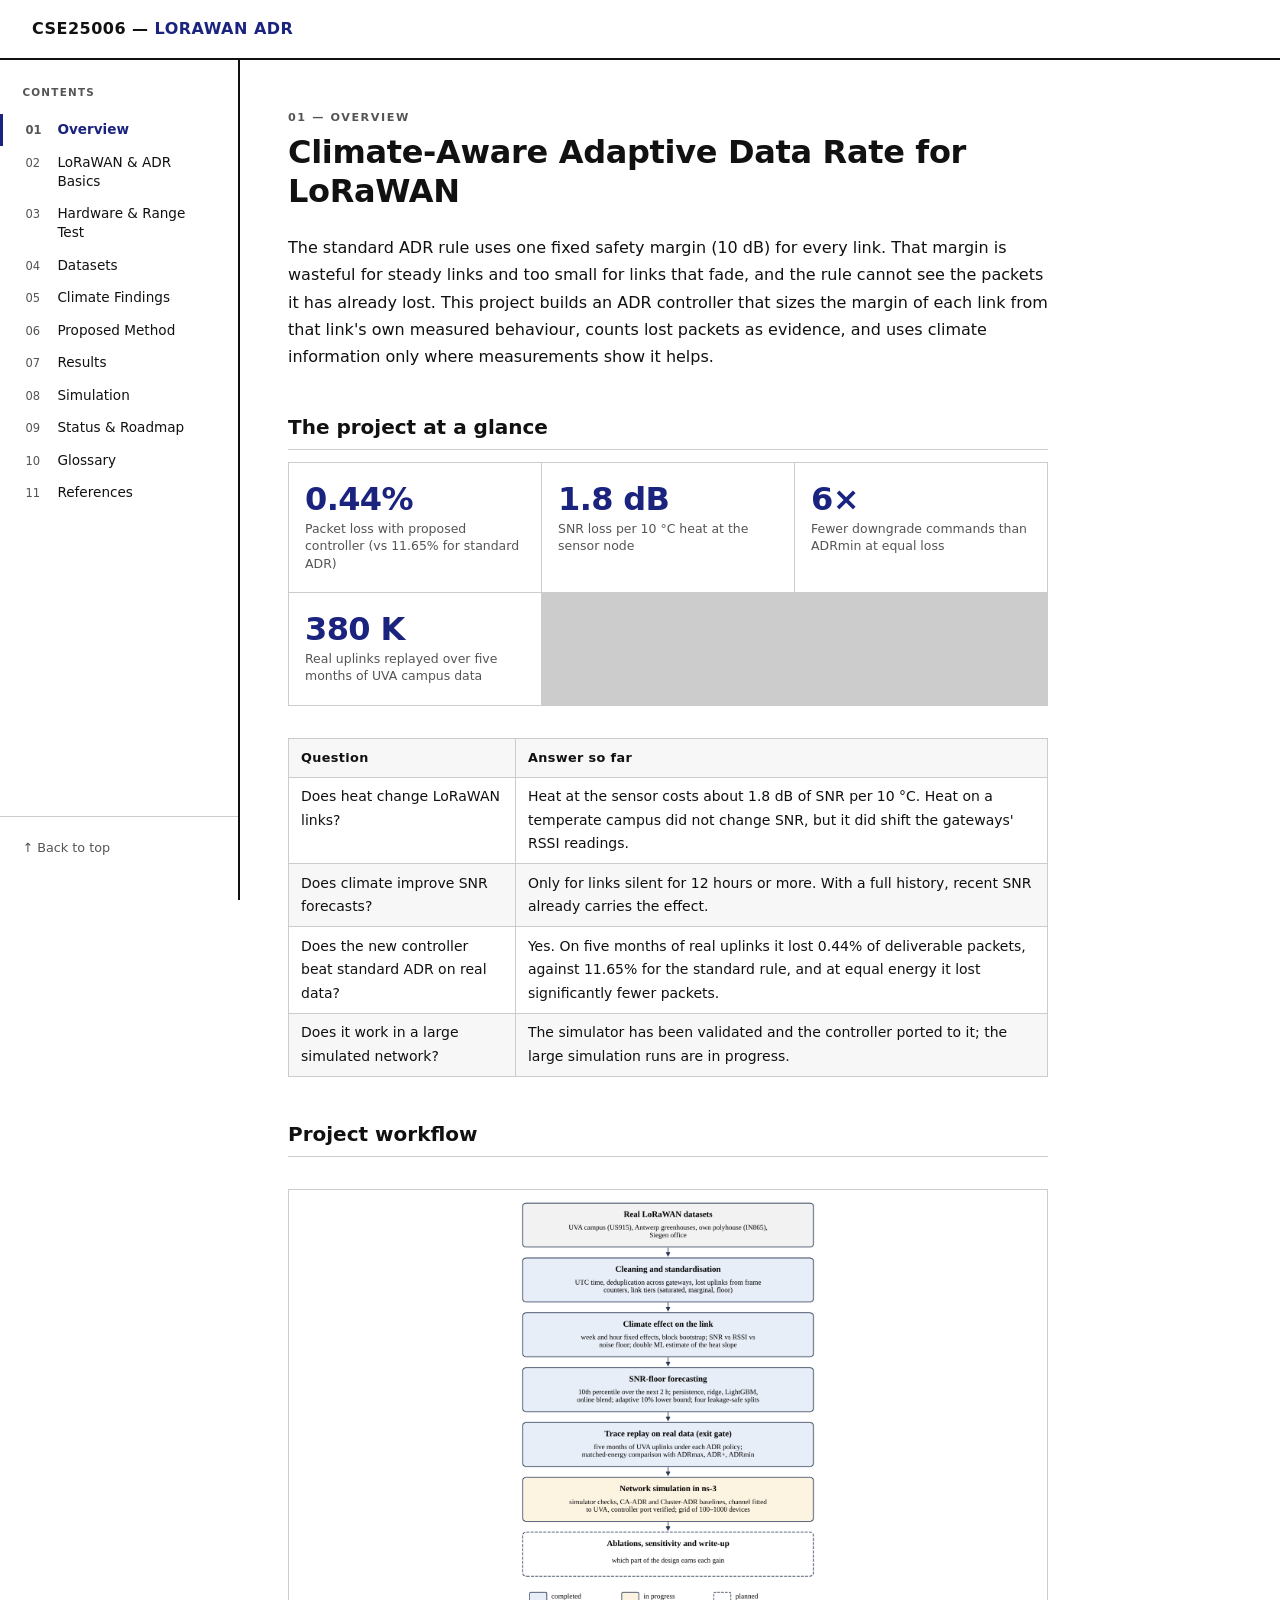
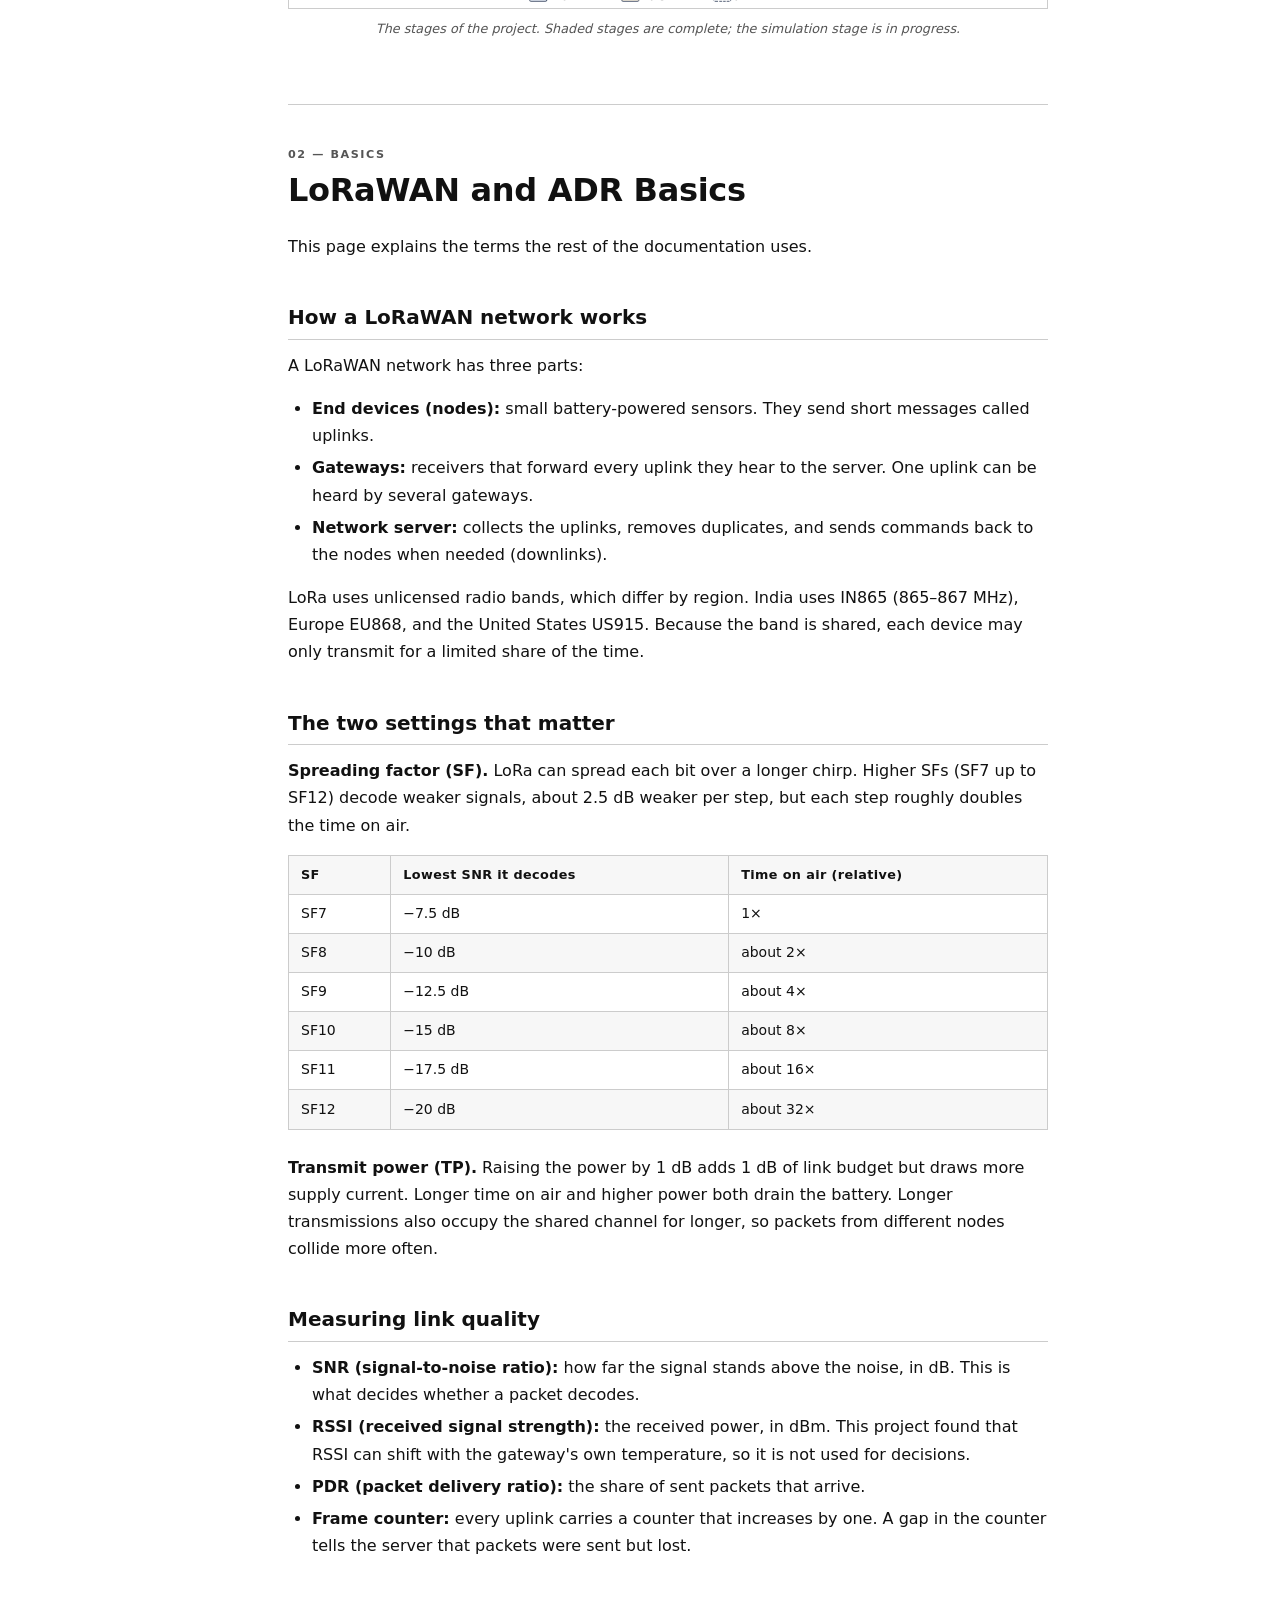
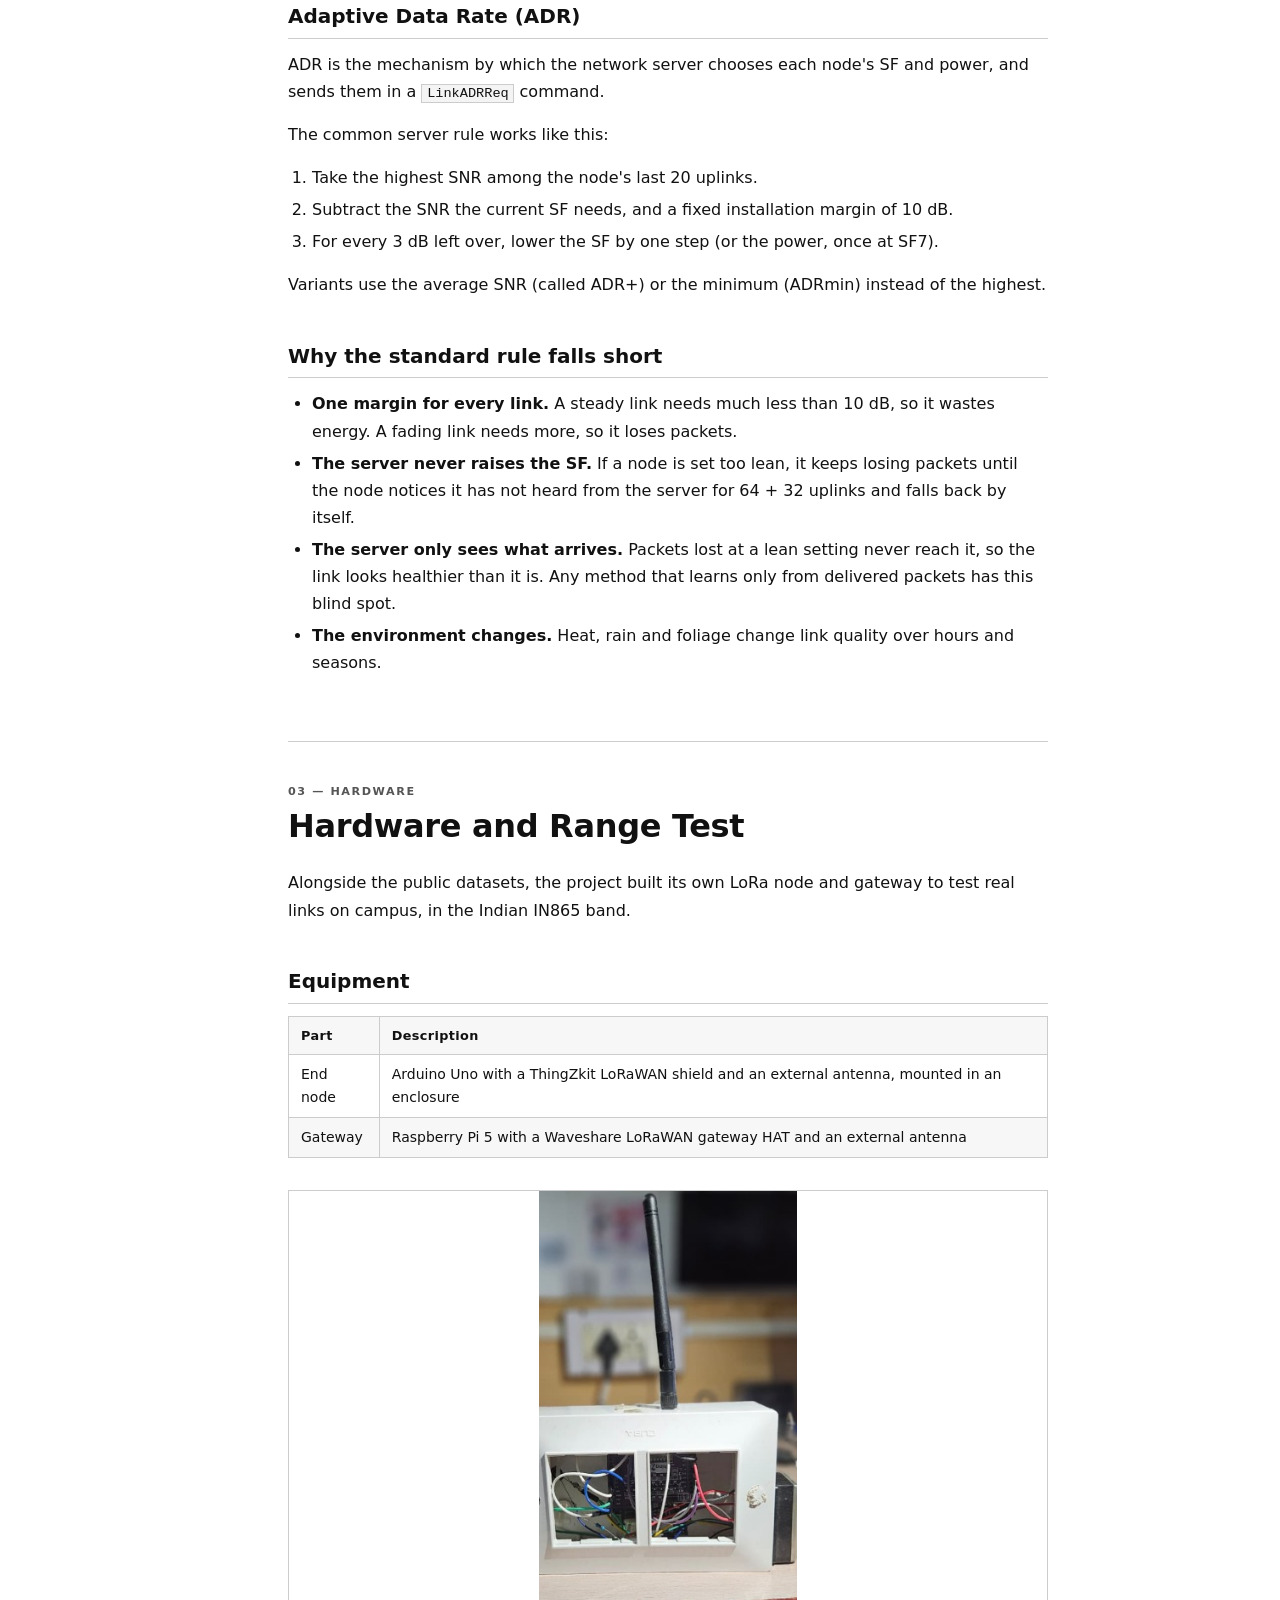
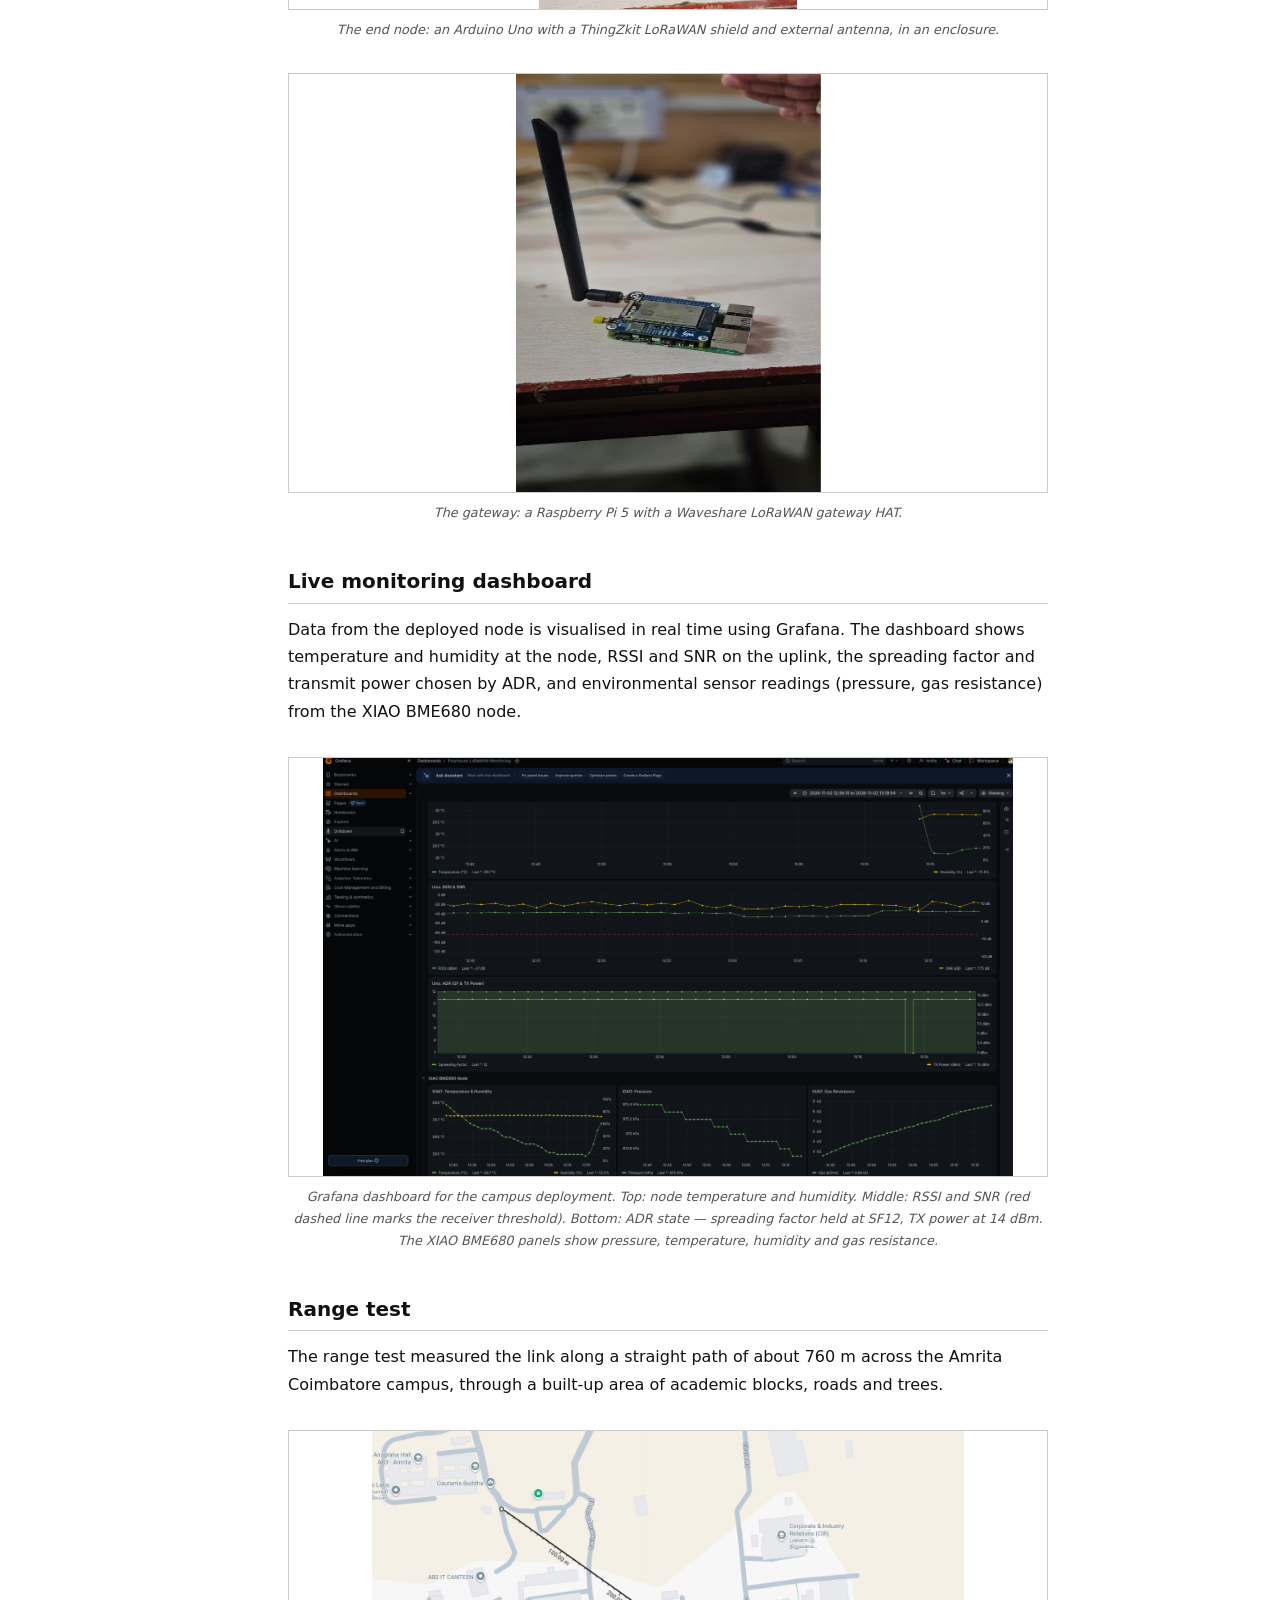
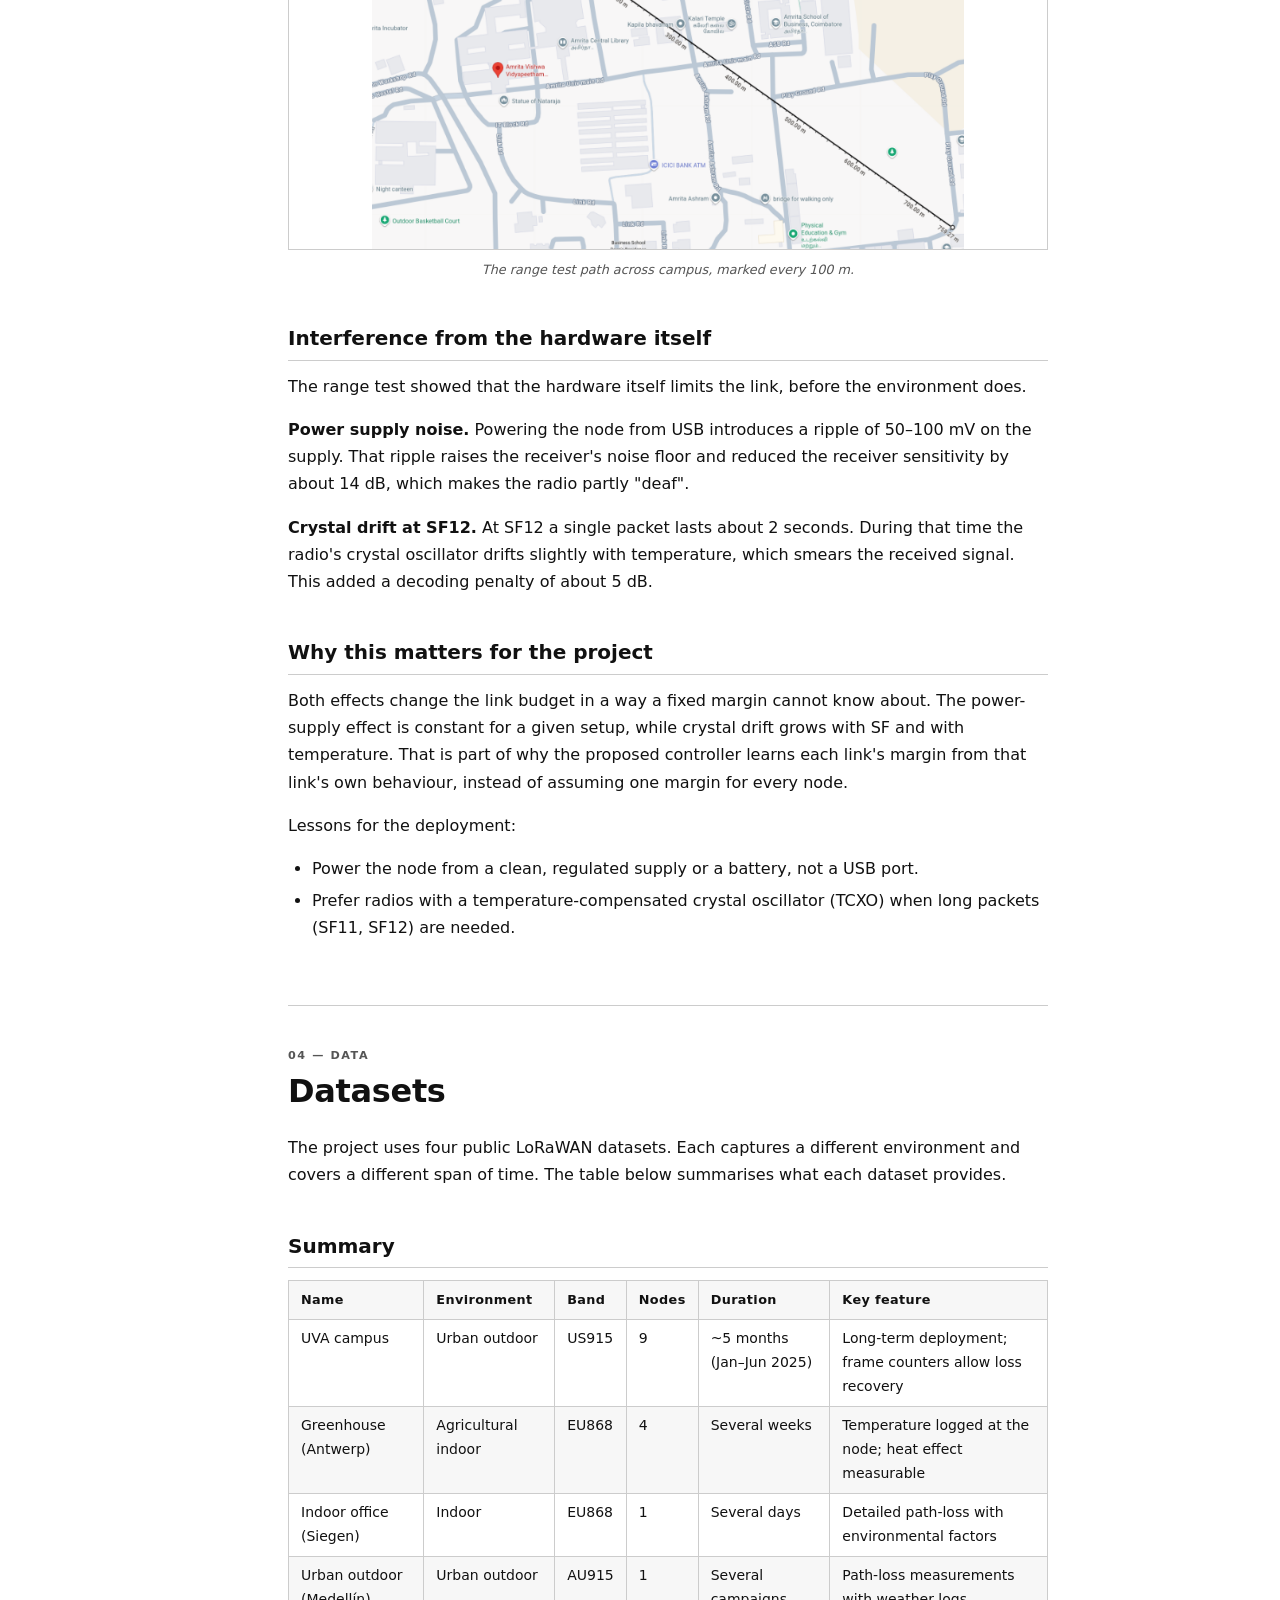
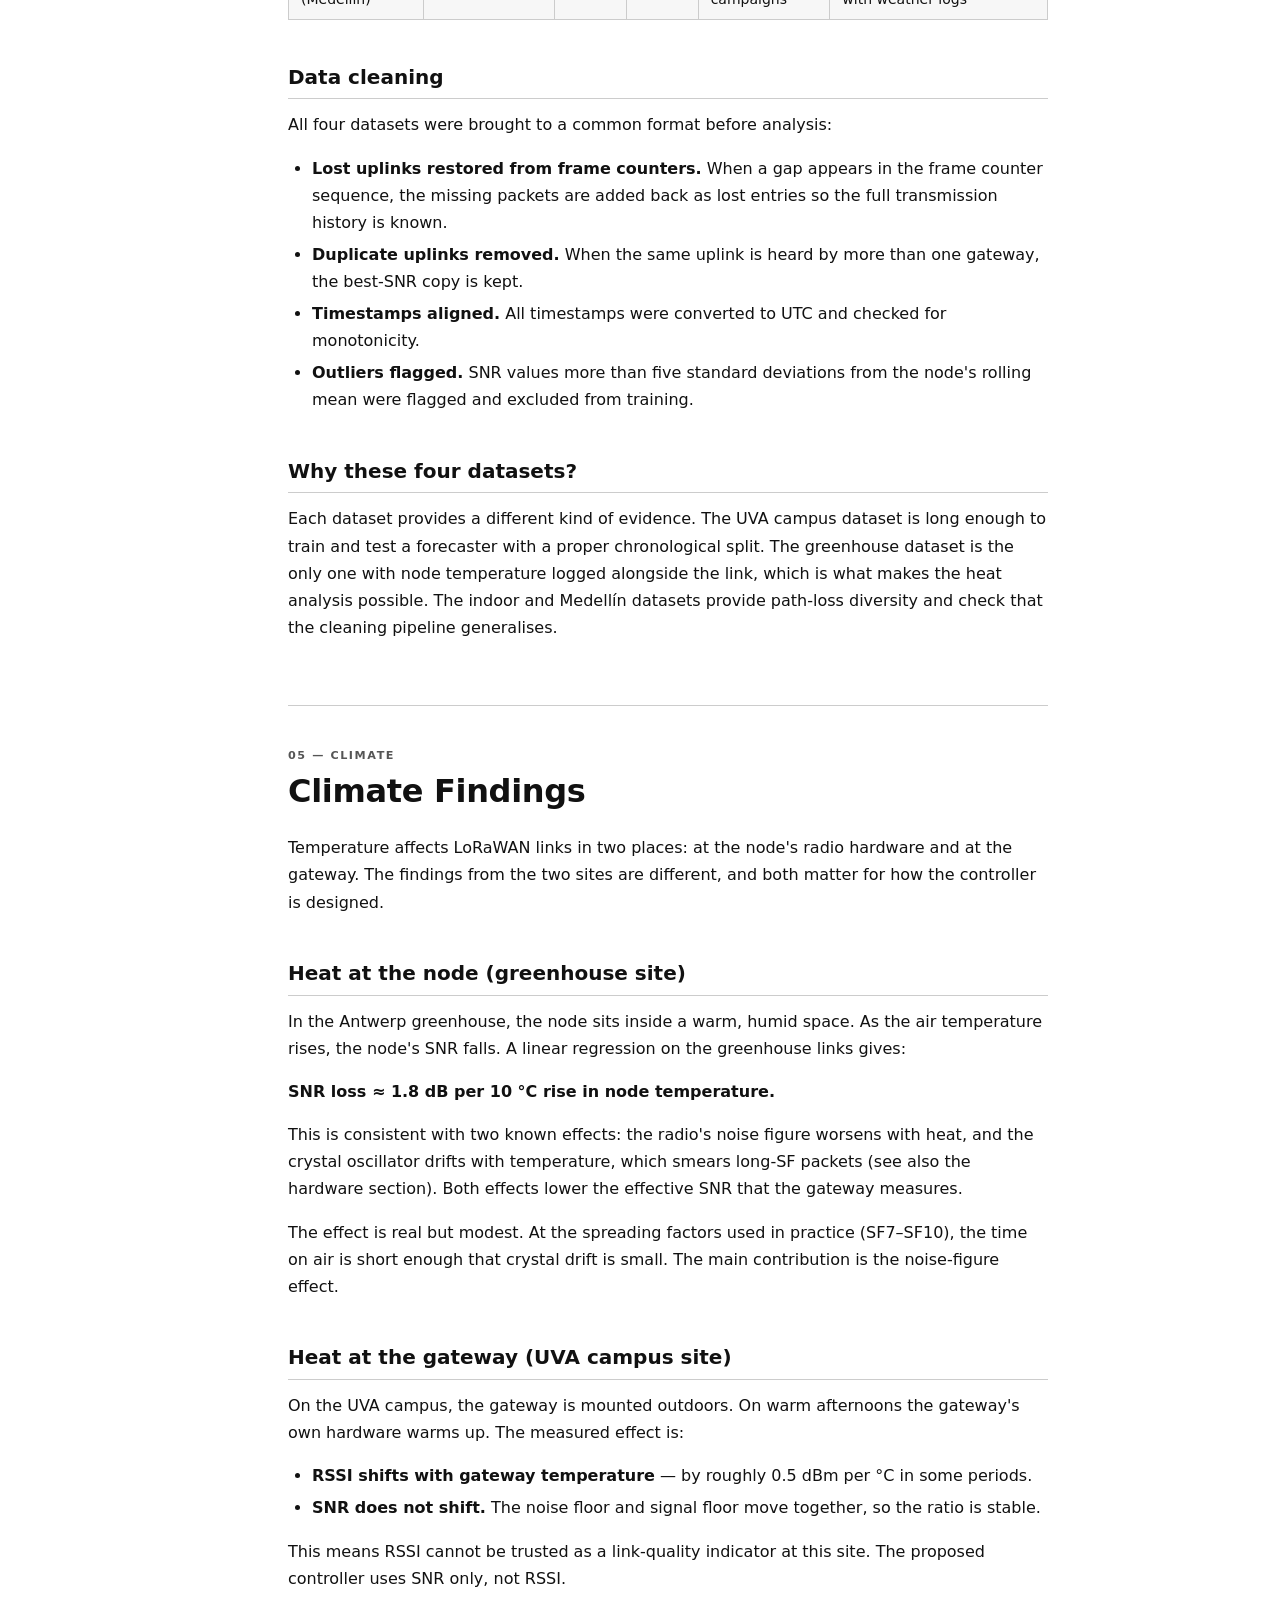
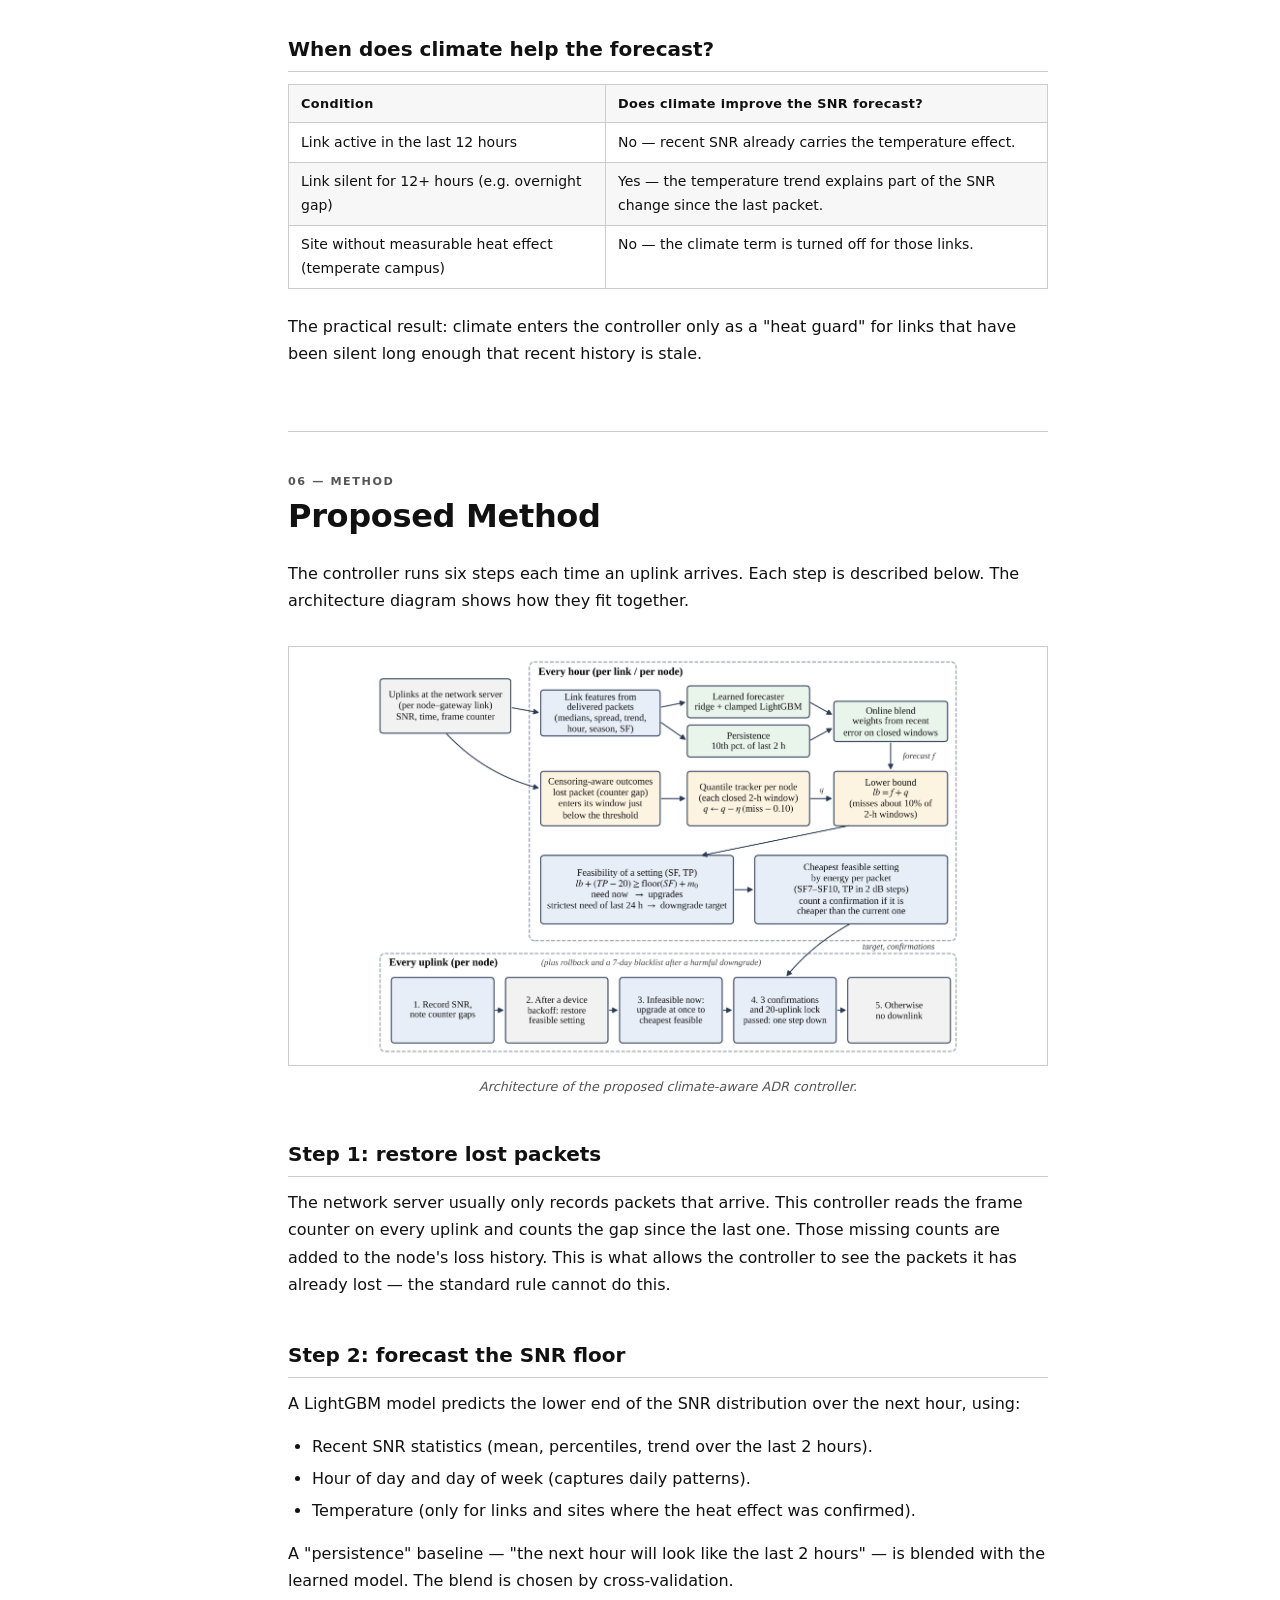
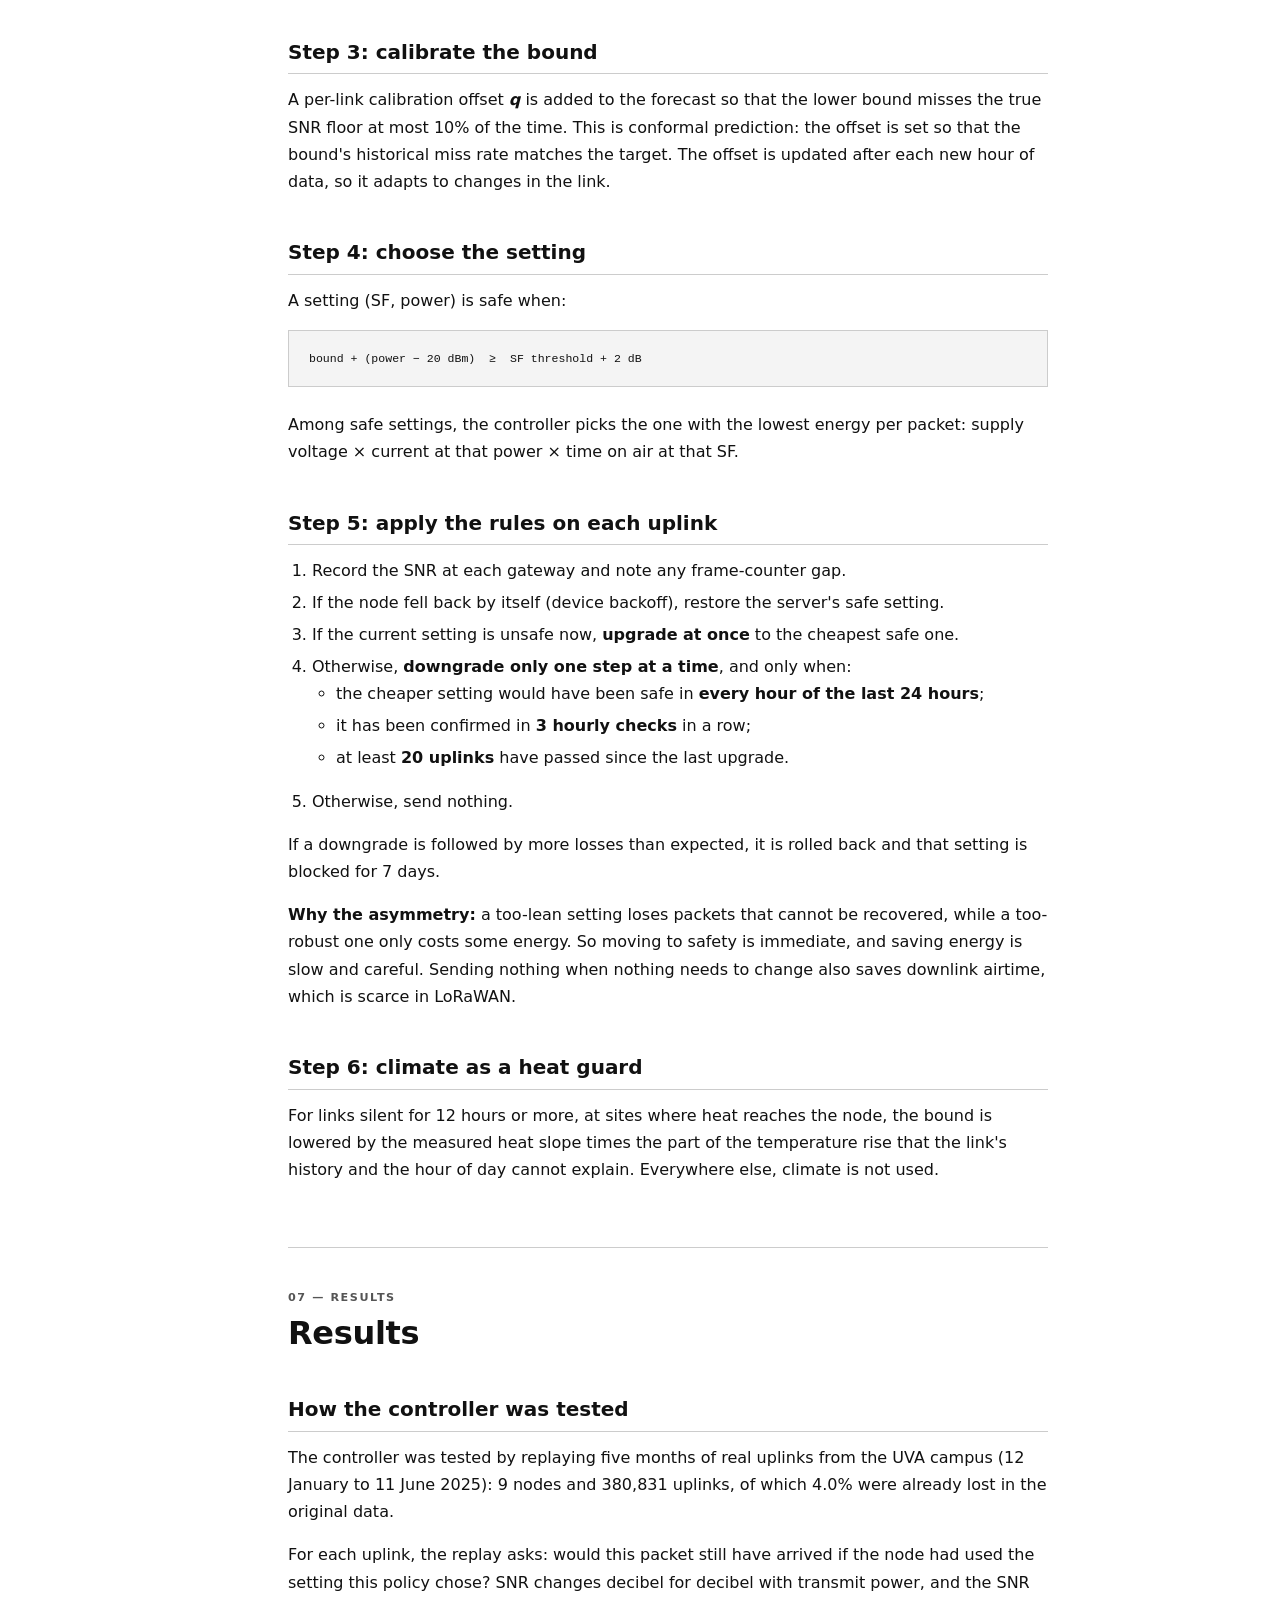
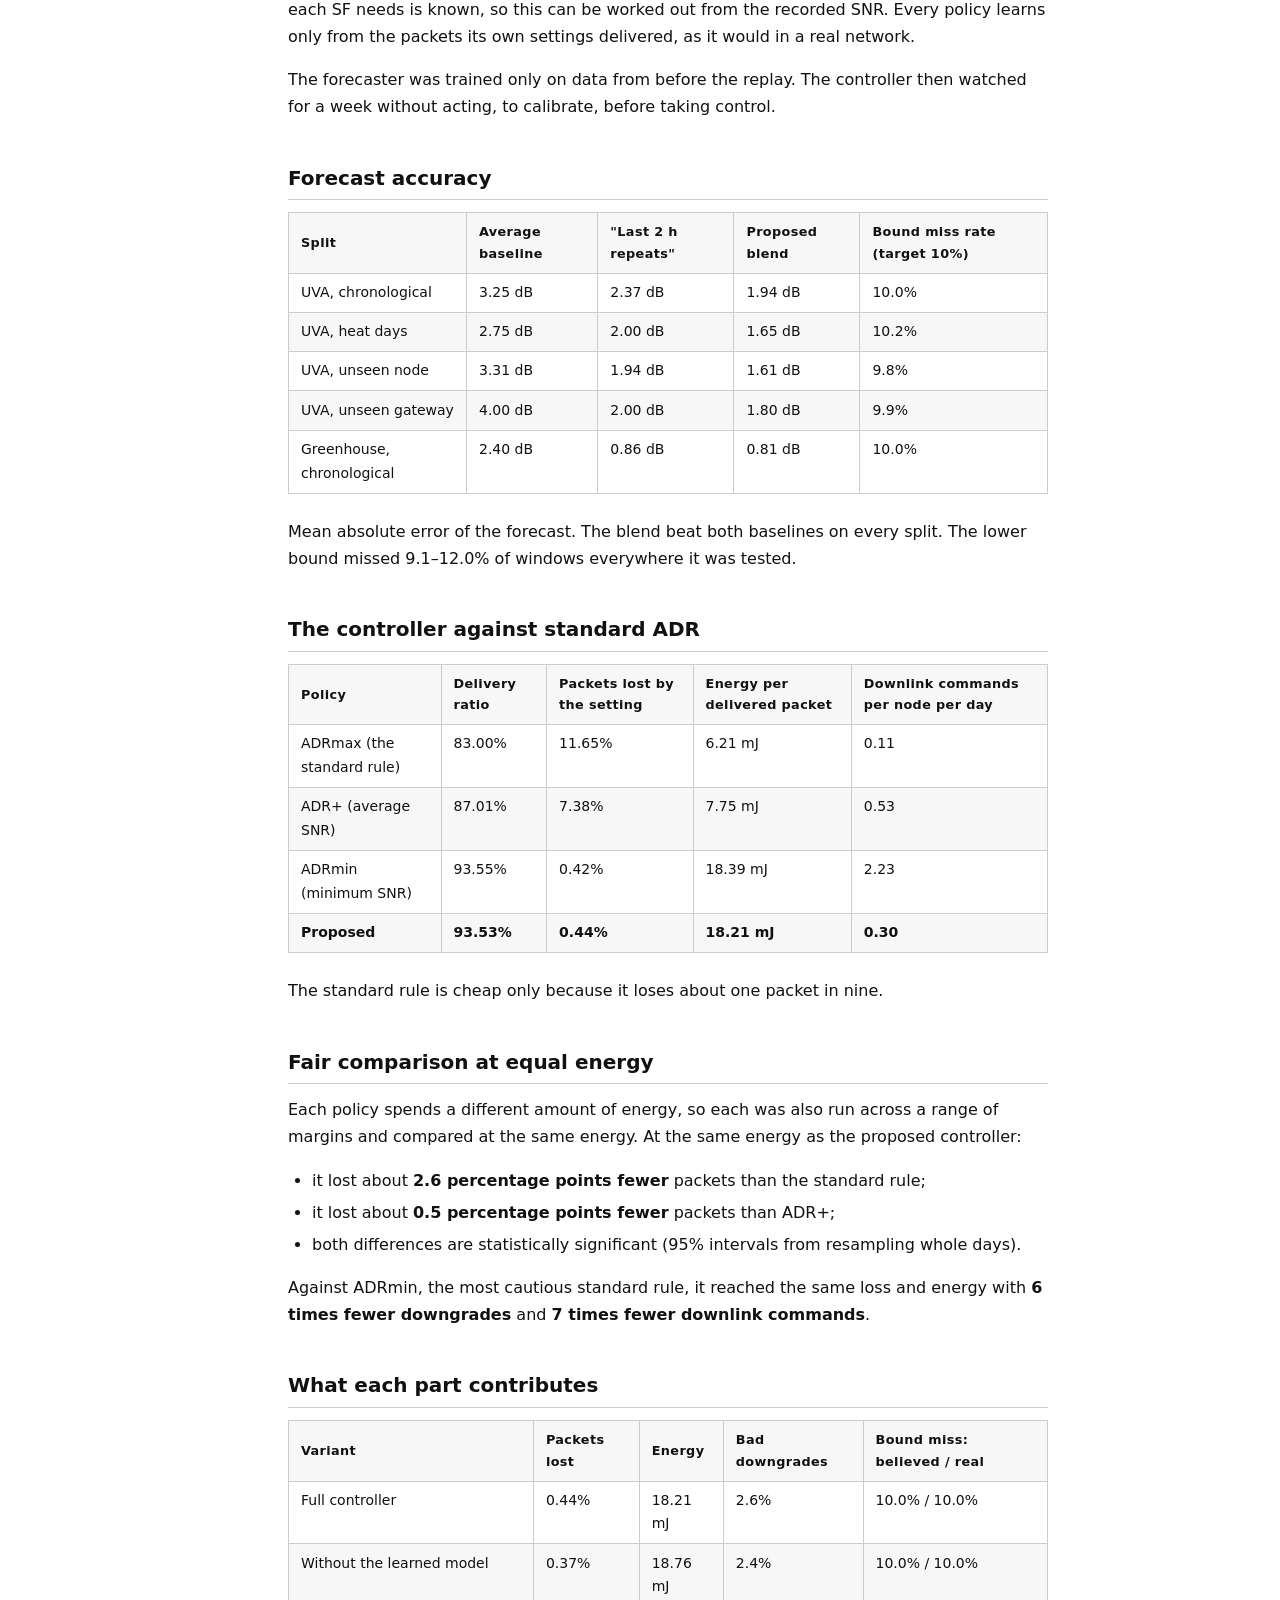
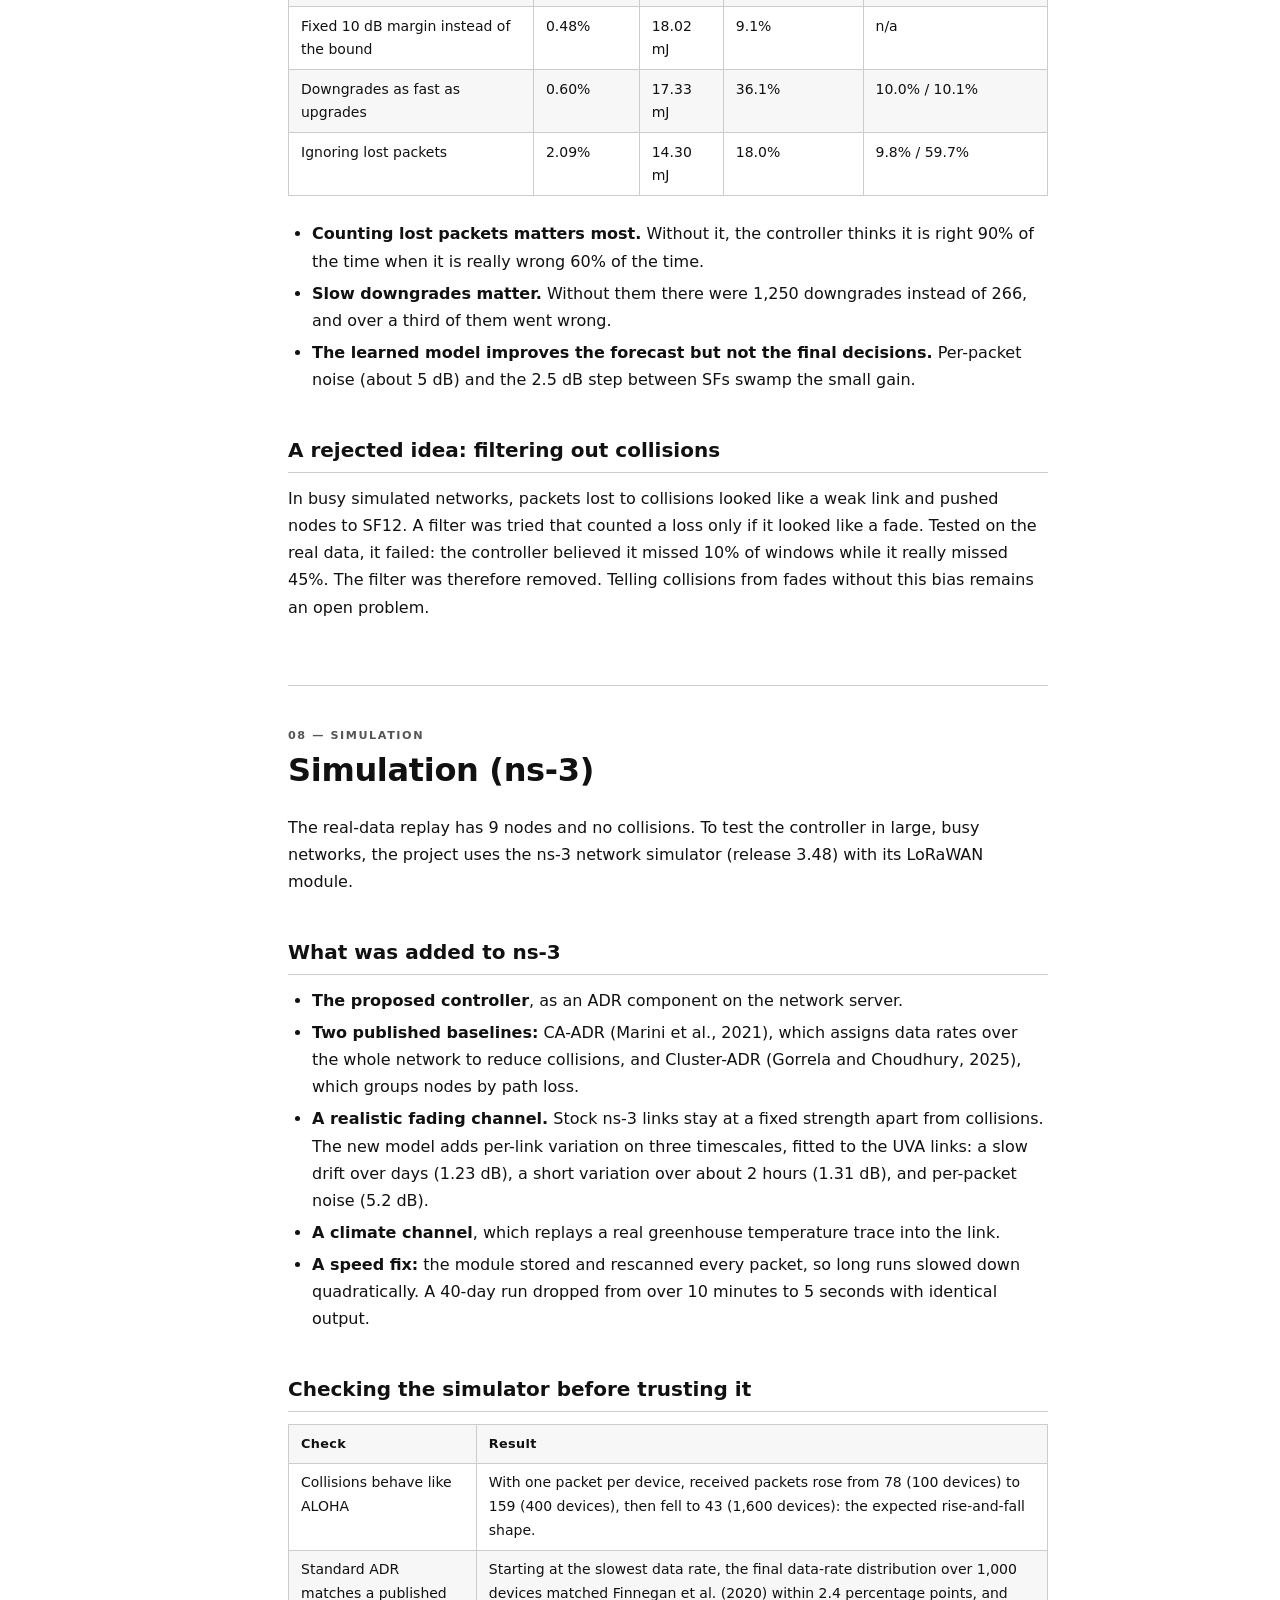
<file: index.html>
<!DOCTYPE html>
<html lang="en">
  <head>
    <meta charset="UTF-8" />
    <meta http-equiv="refresh" content="0; url=website/" />
    <title>Redirecting...</title>
    <script>
      window.location.replace("website/");
    </script>
  </head>
  <body>
    <p>Redirecting to <a href="website/">website/</a>...</p>
  </body>
</html>
</file>
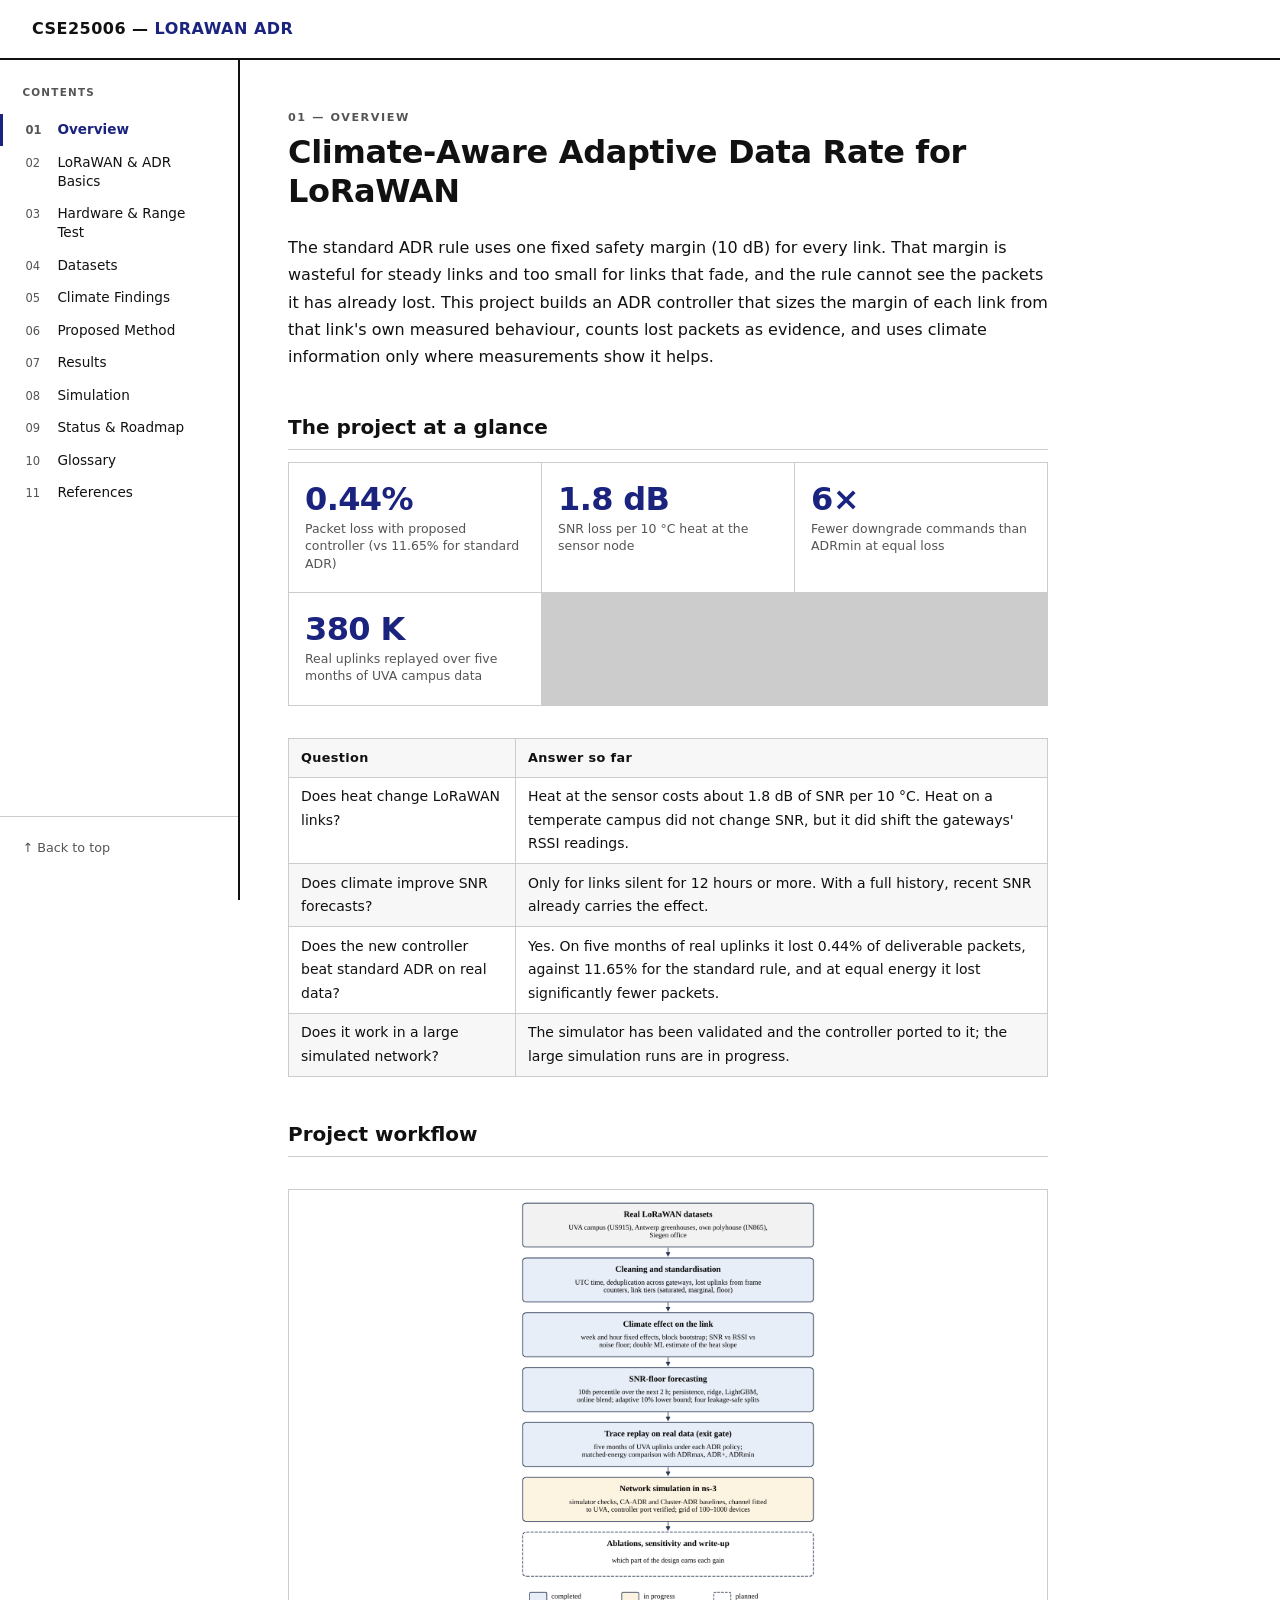
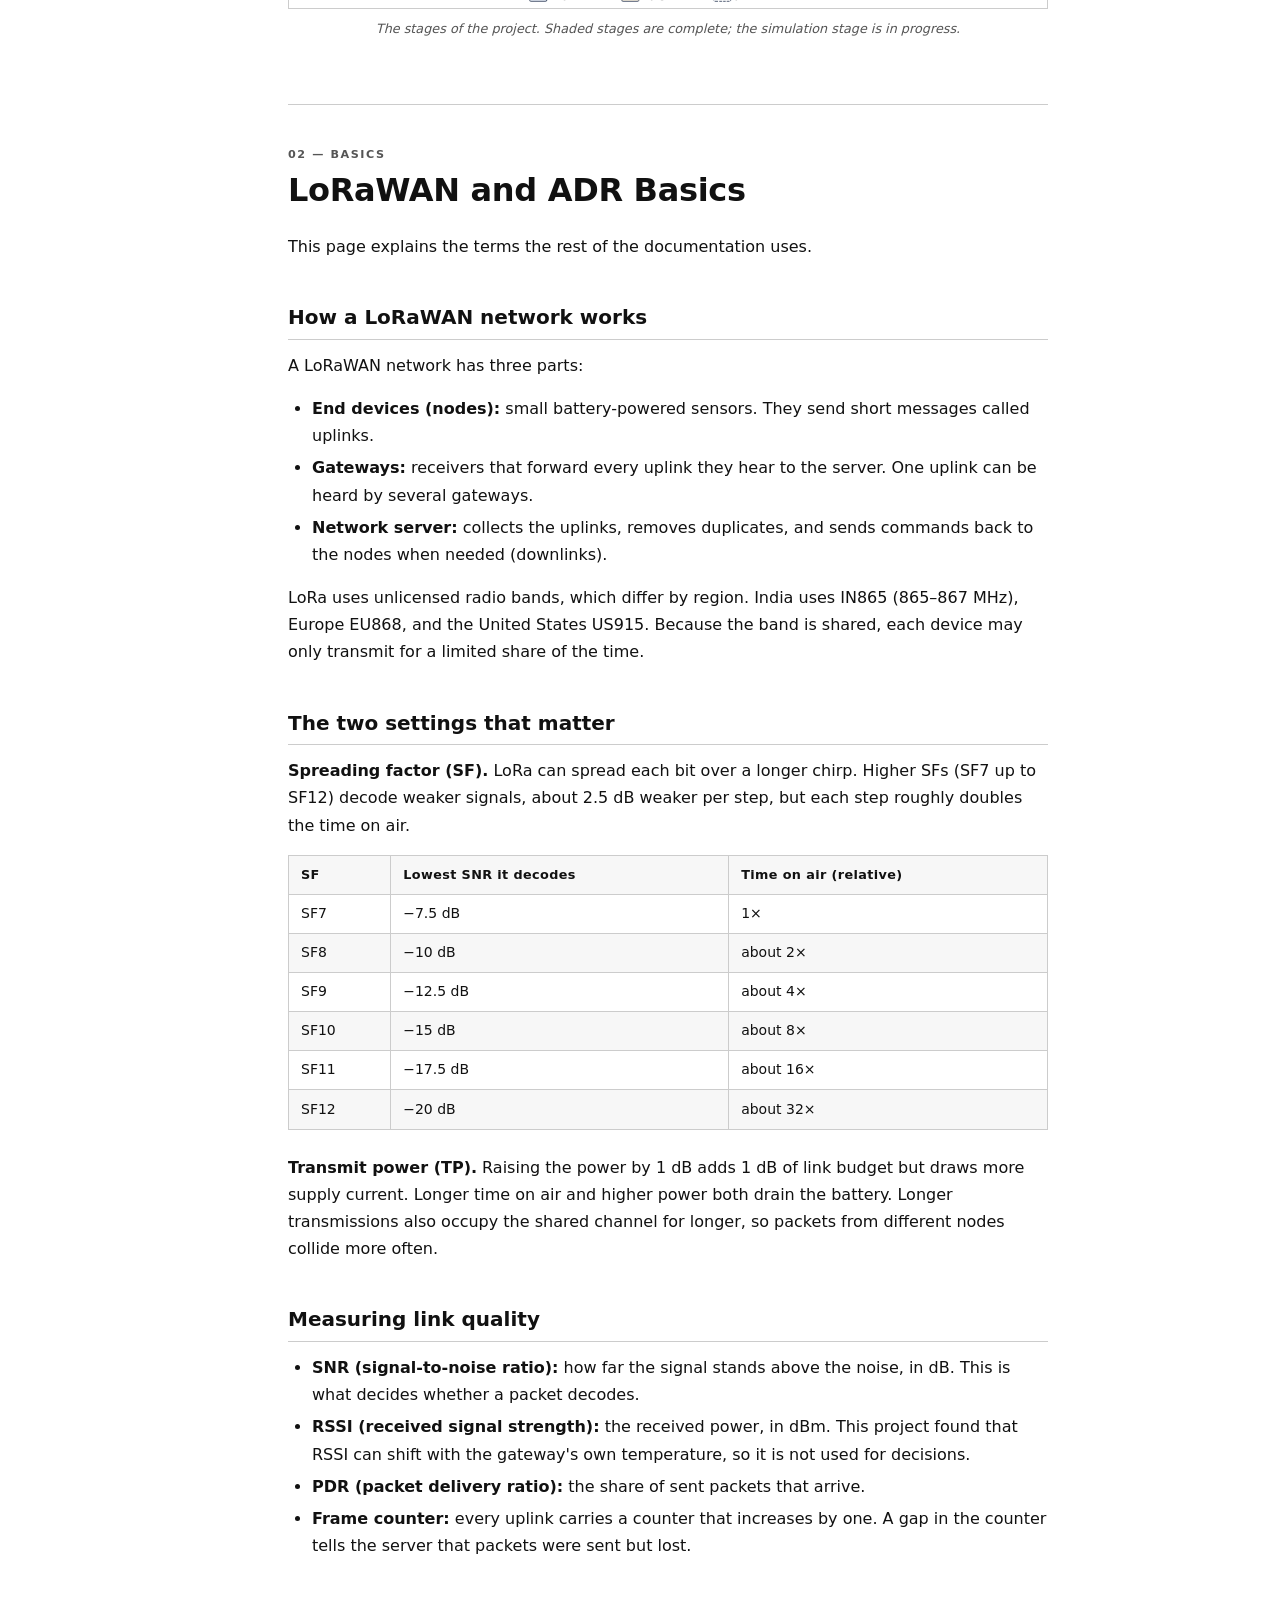
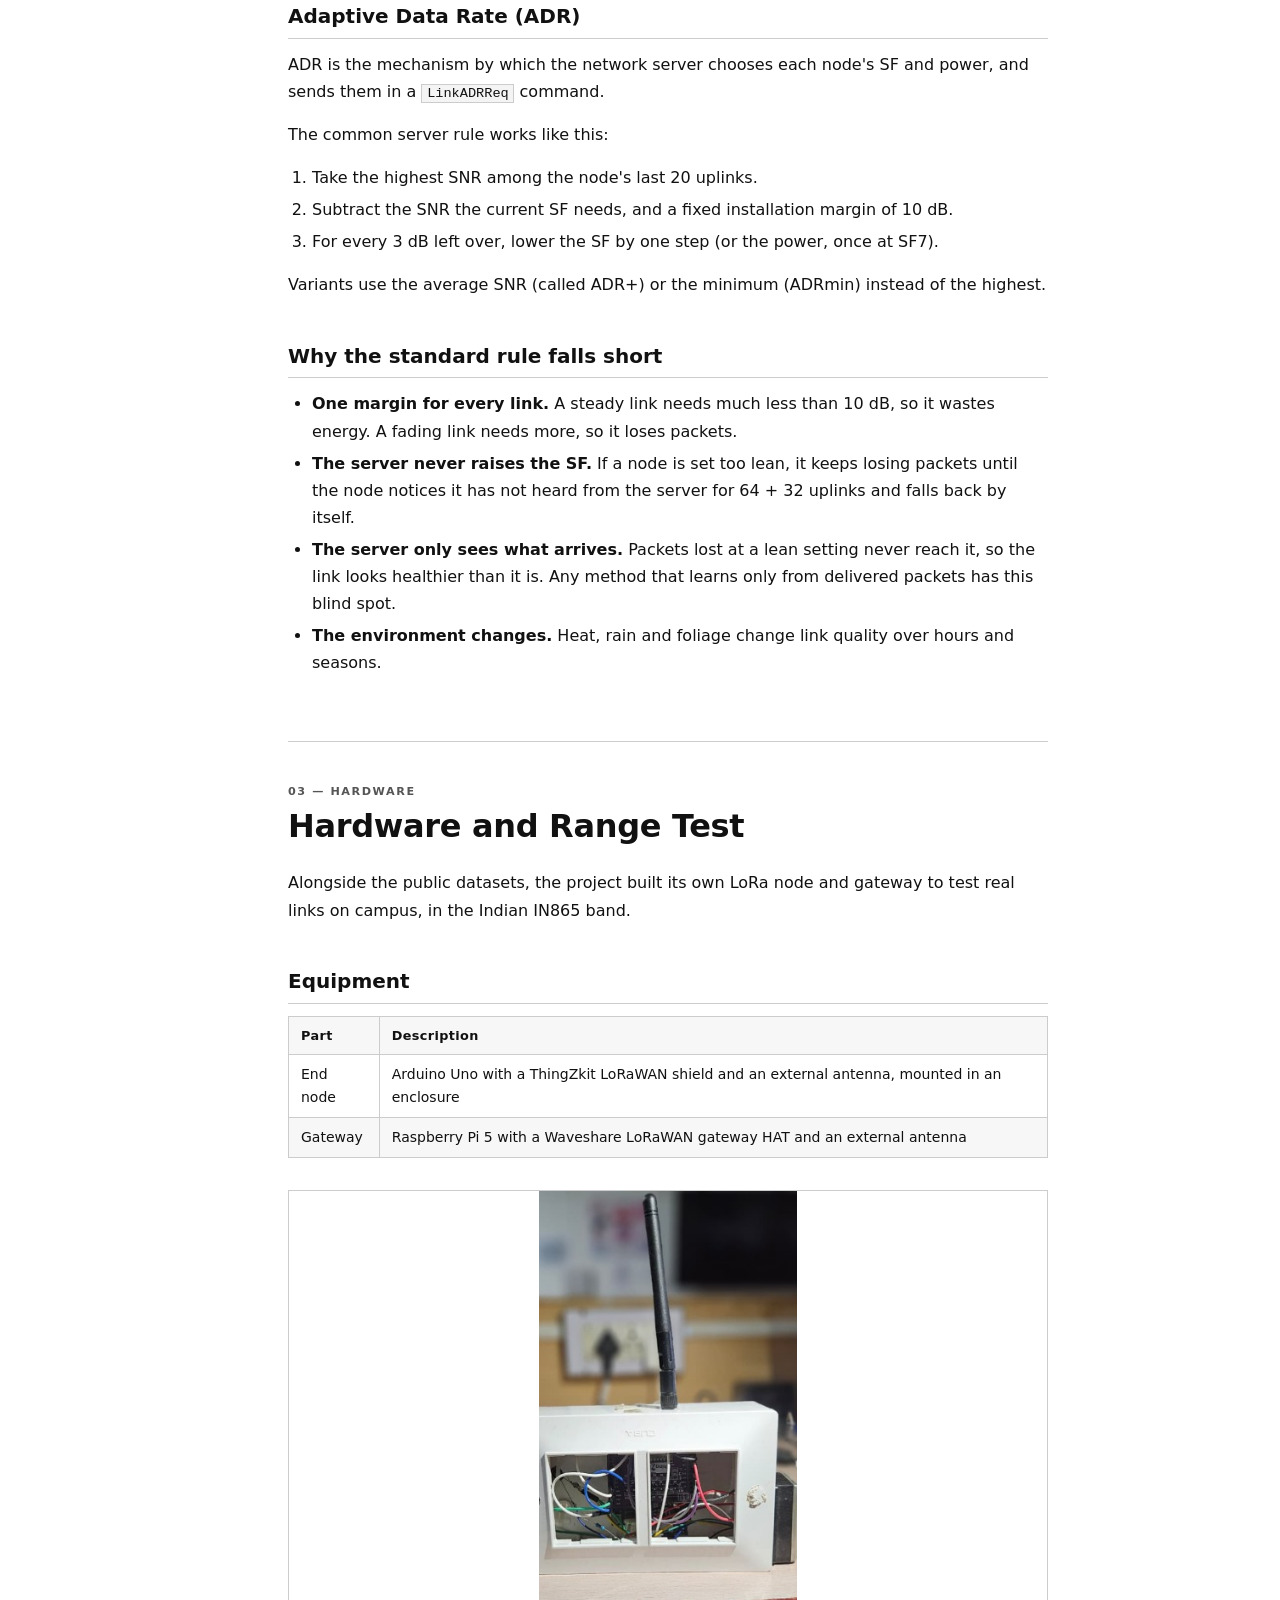
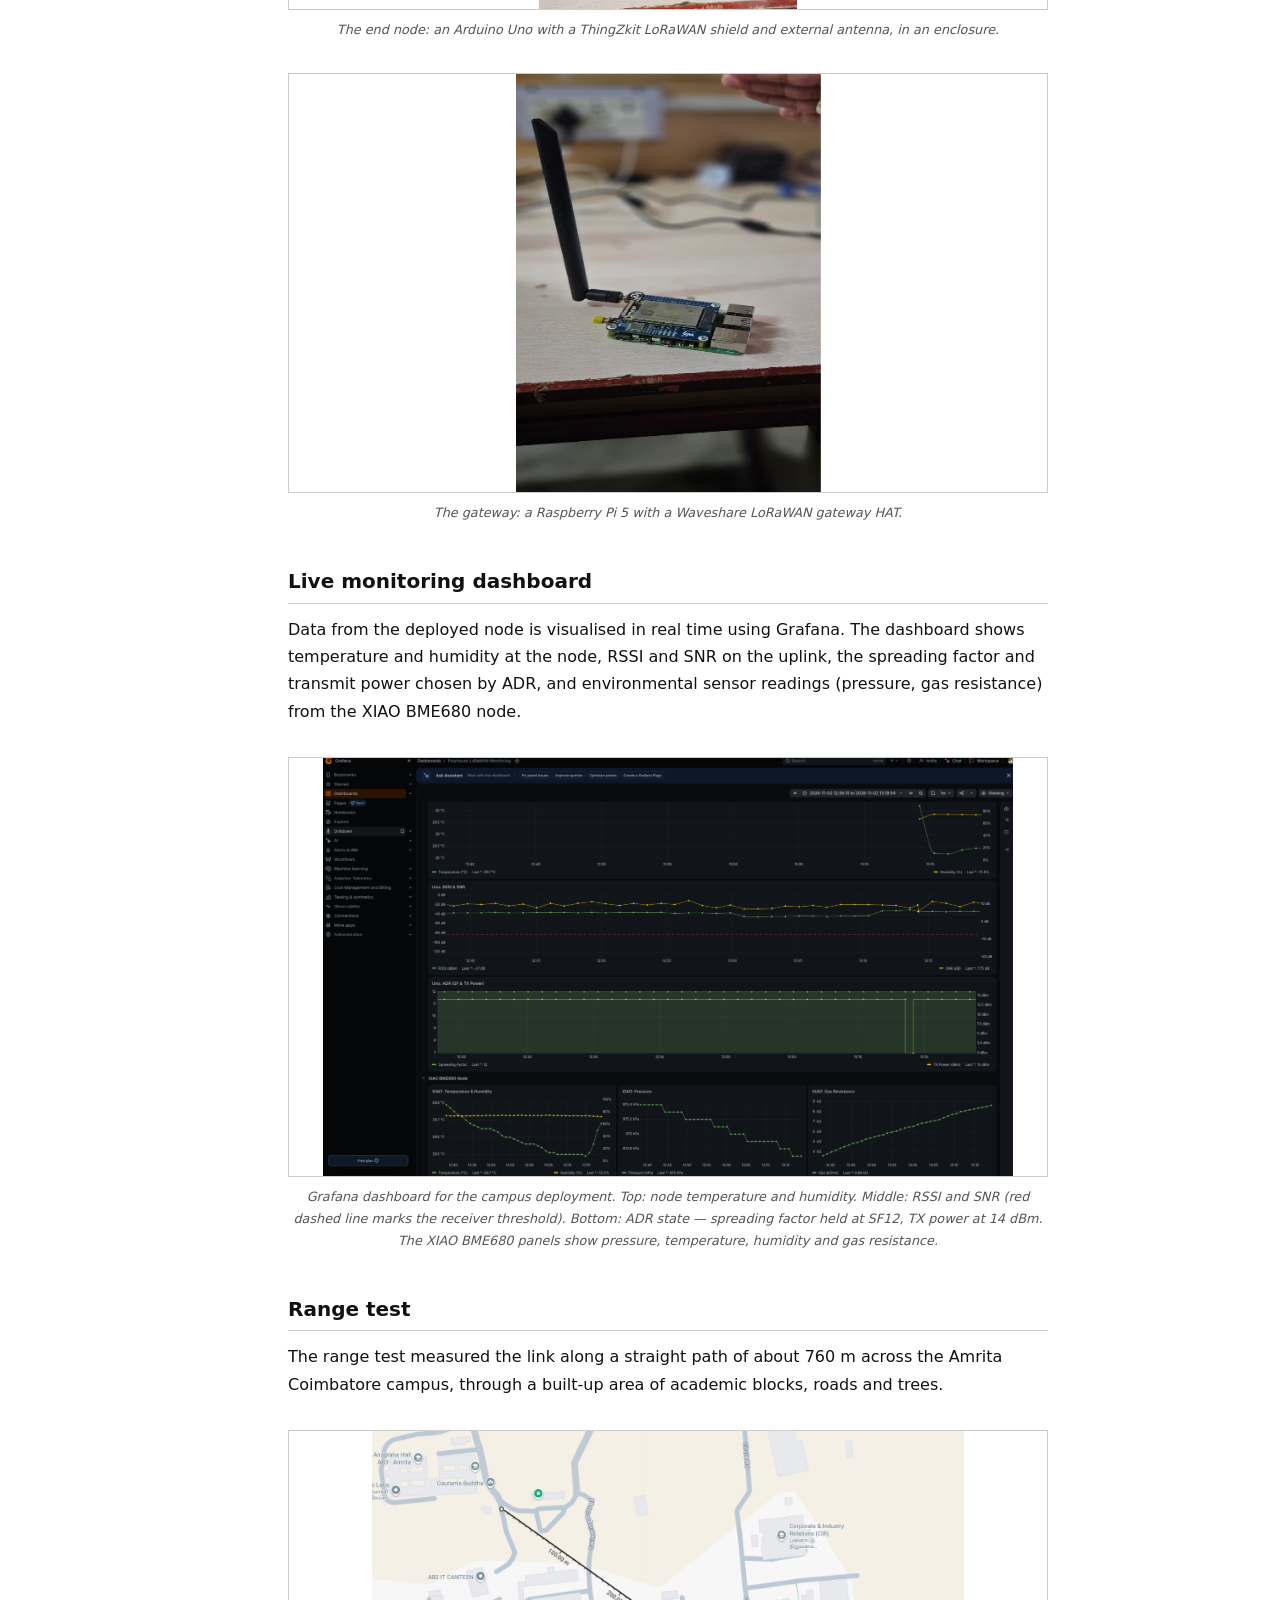
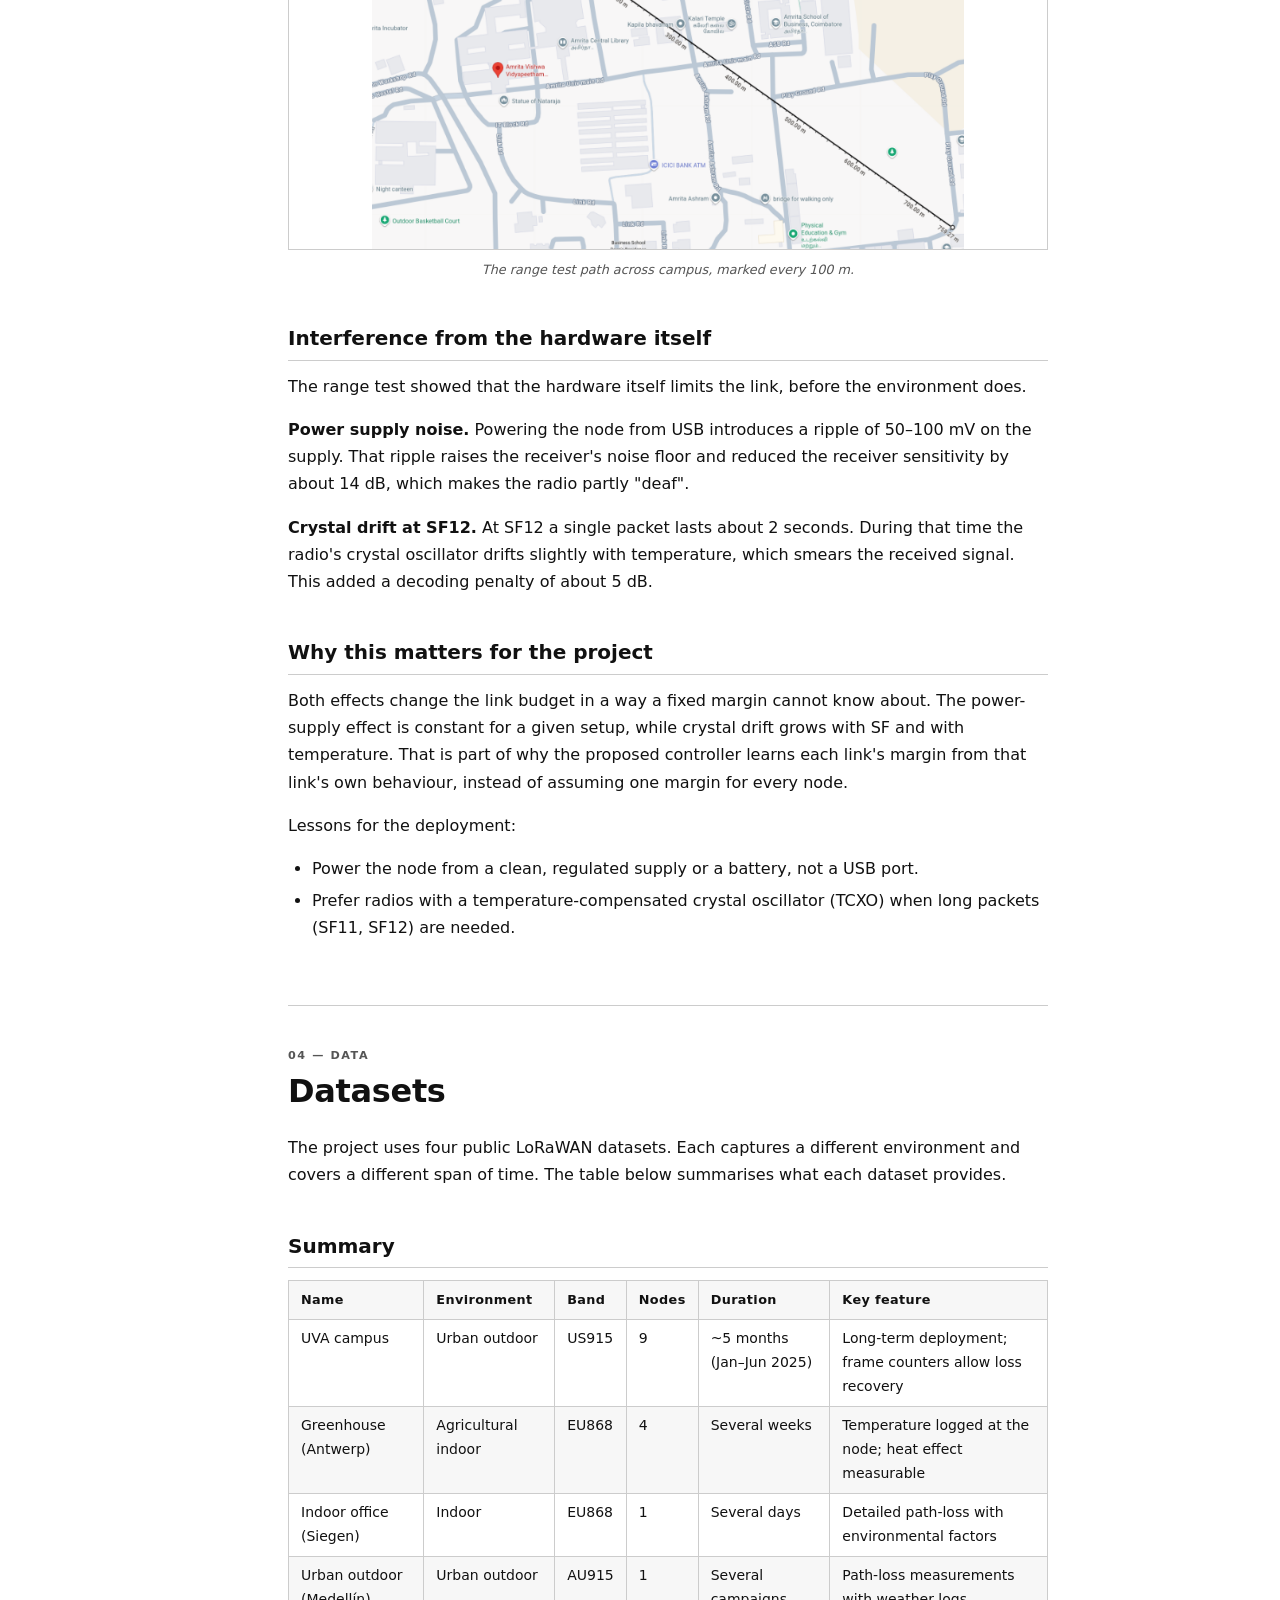
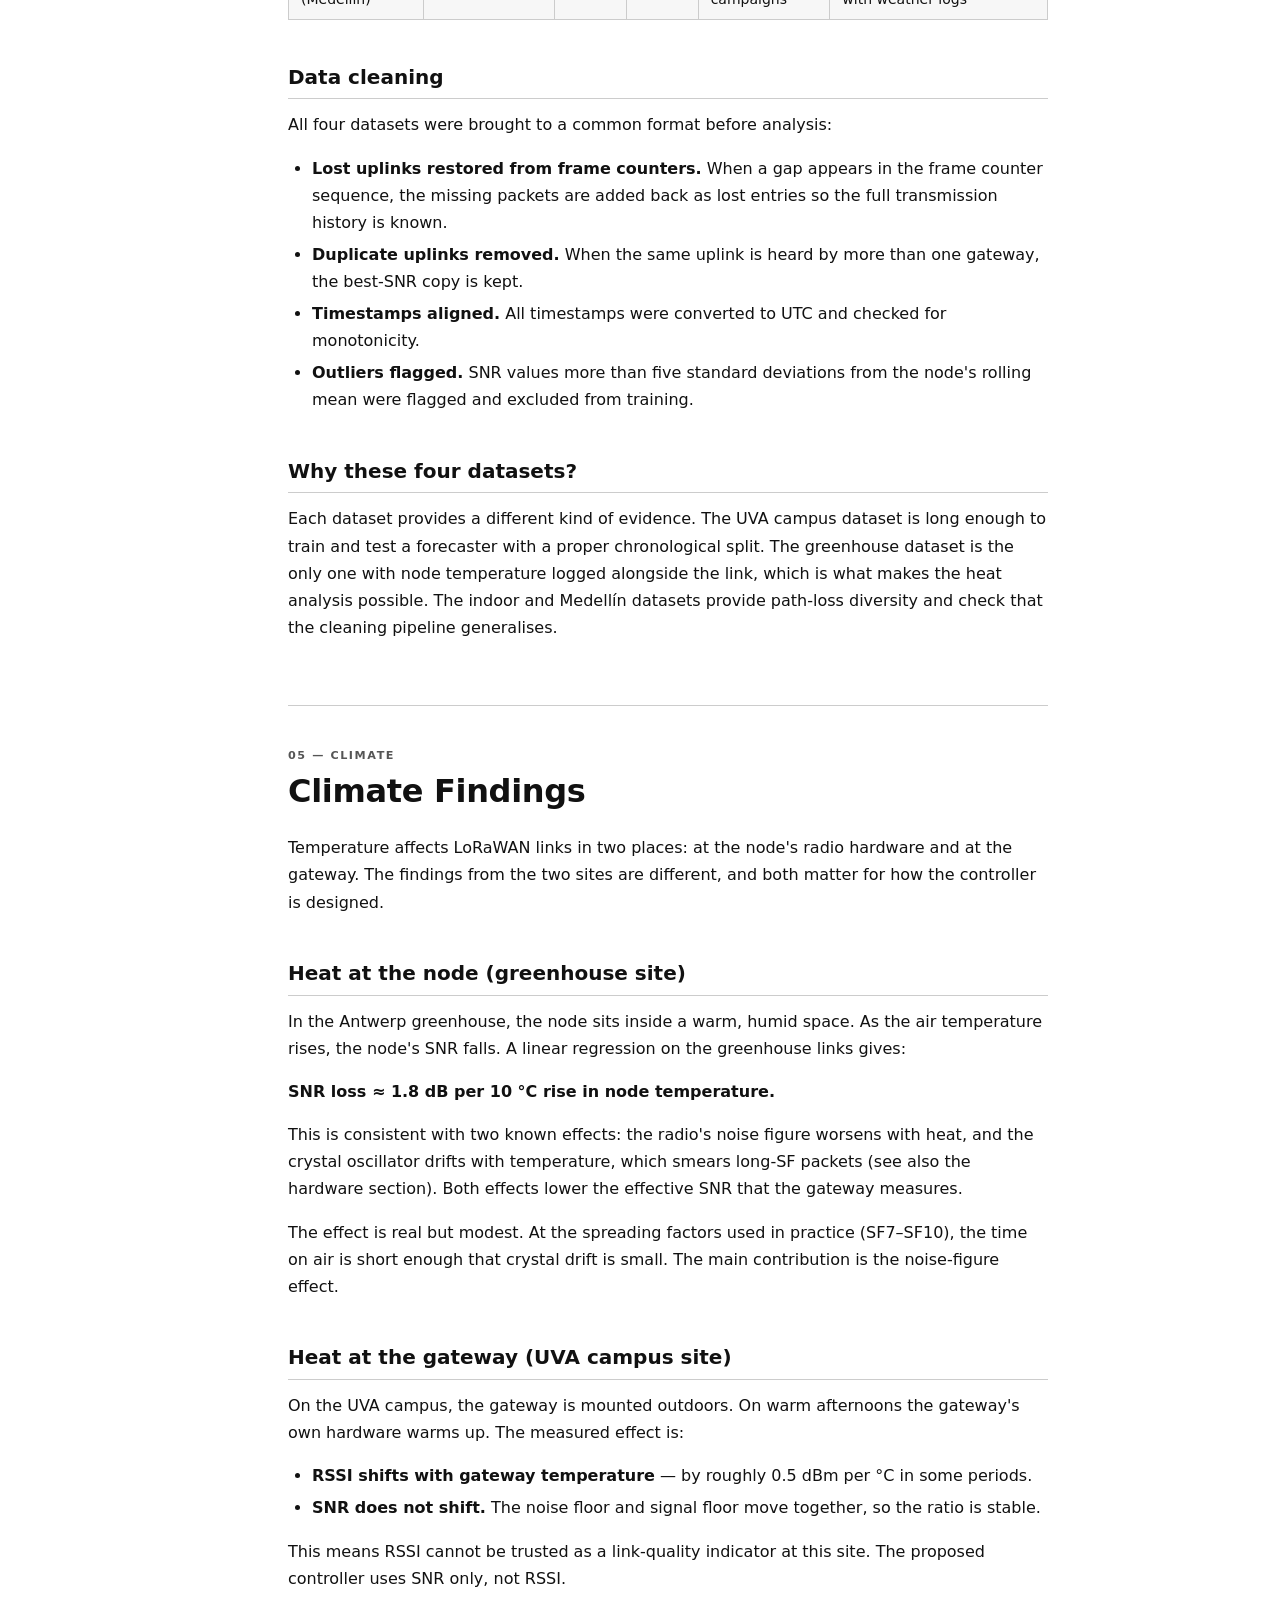
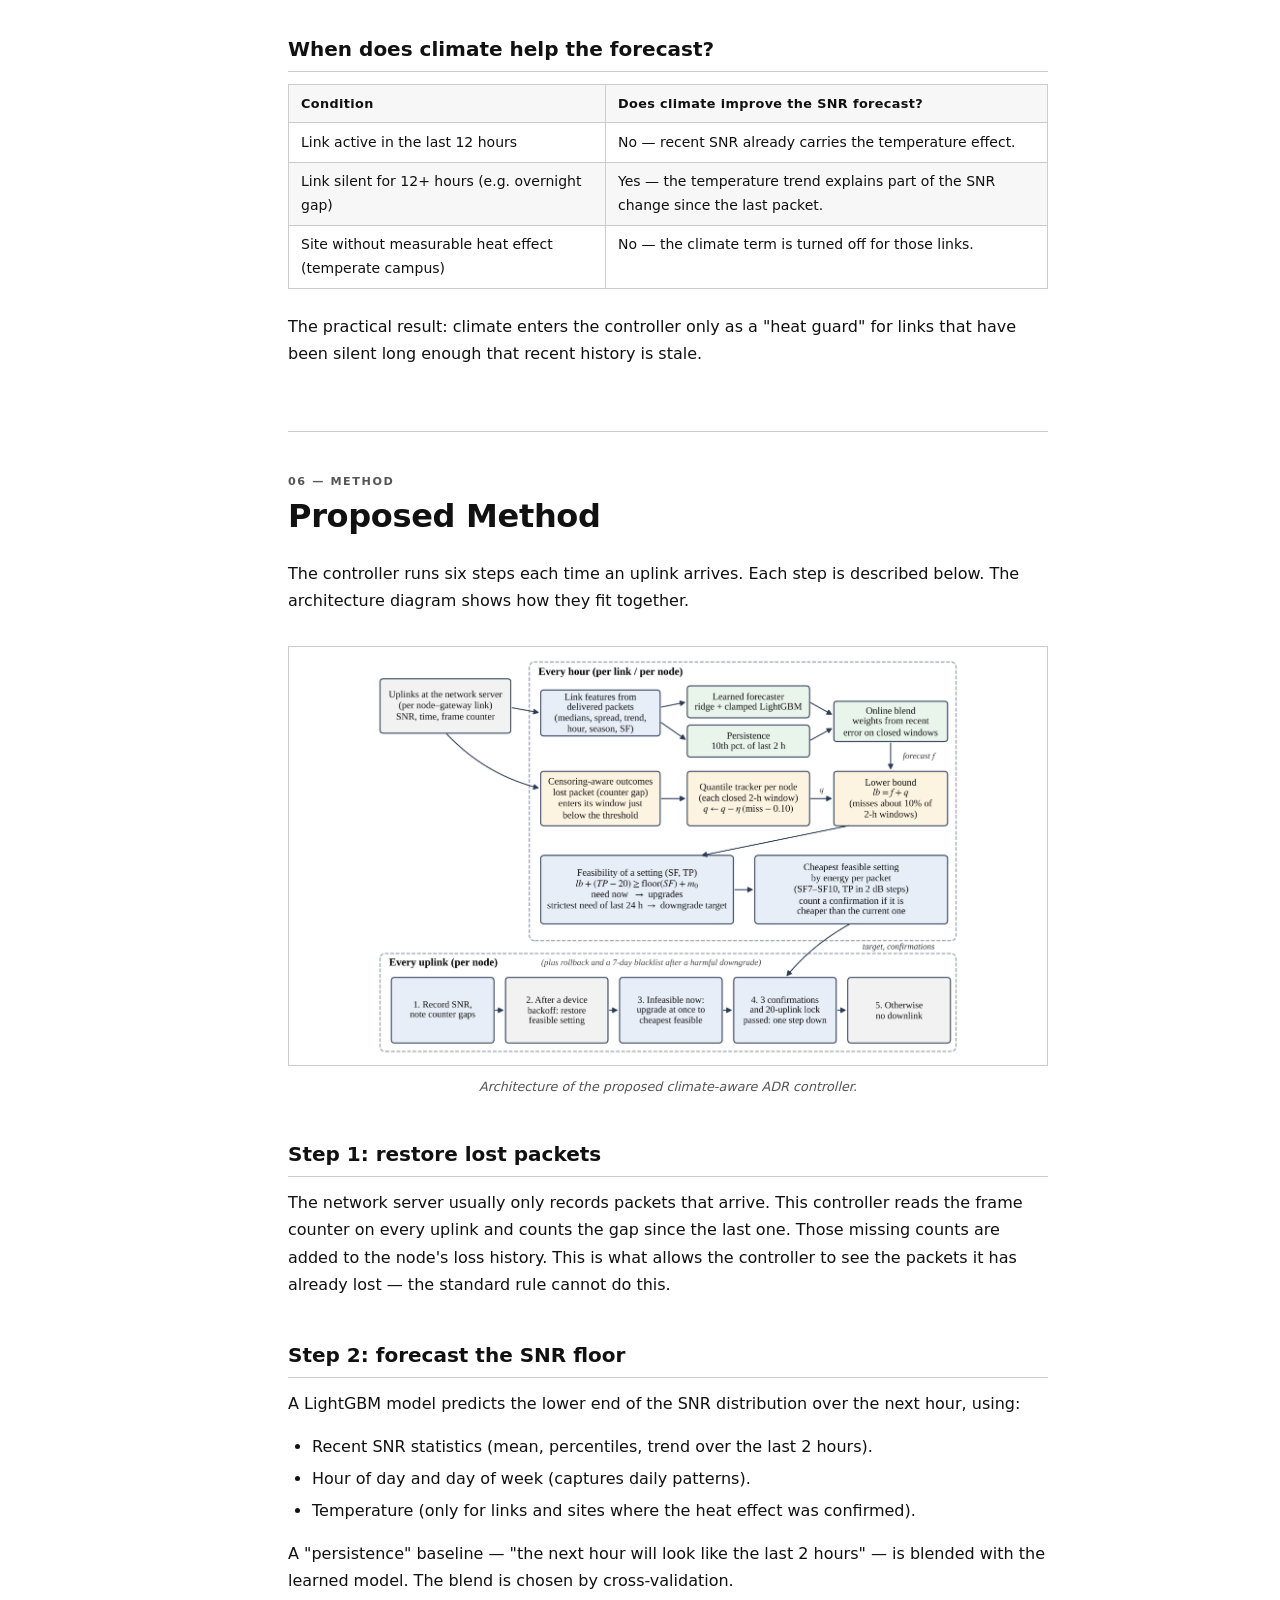
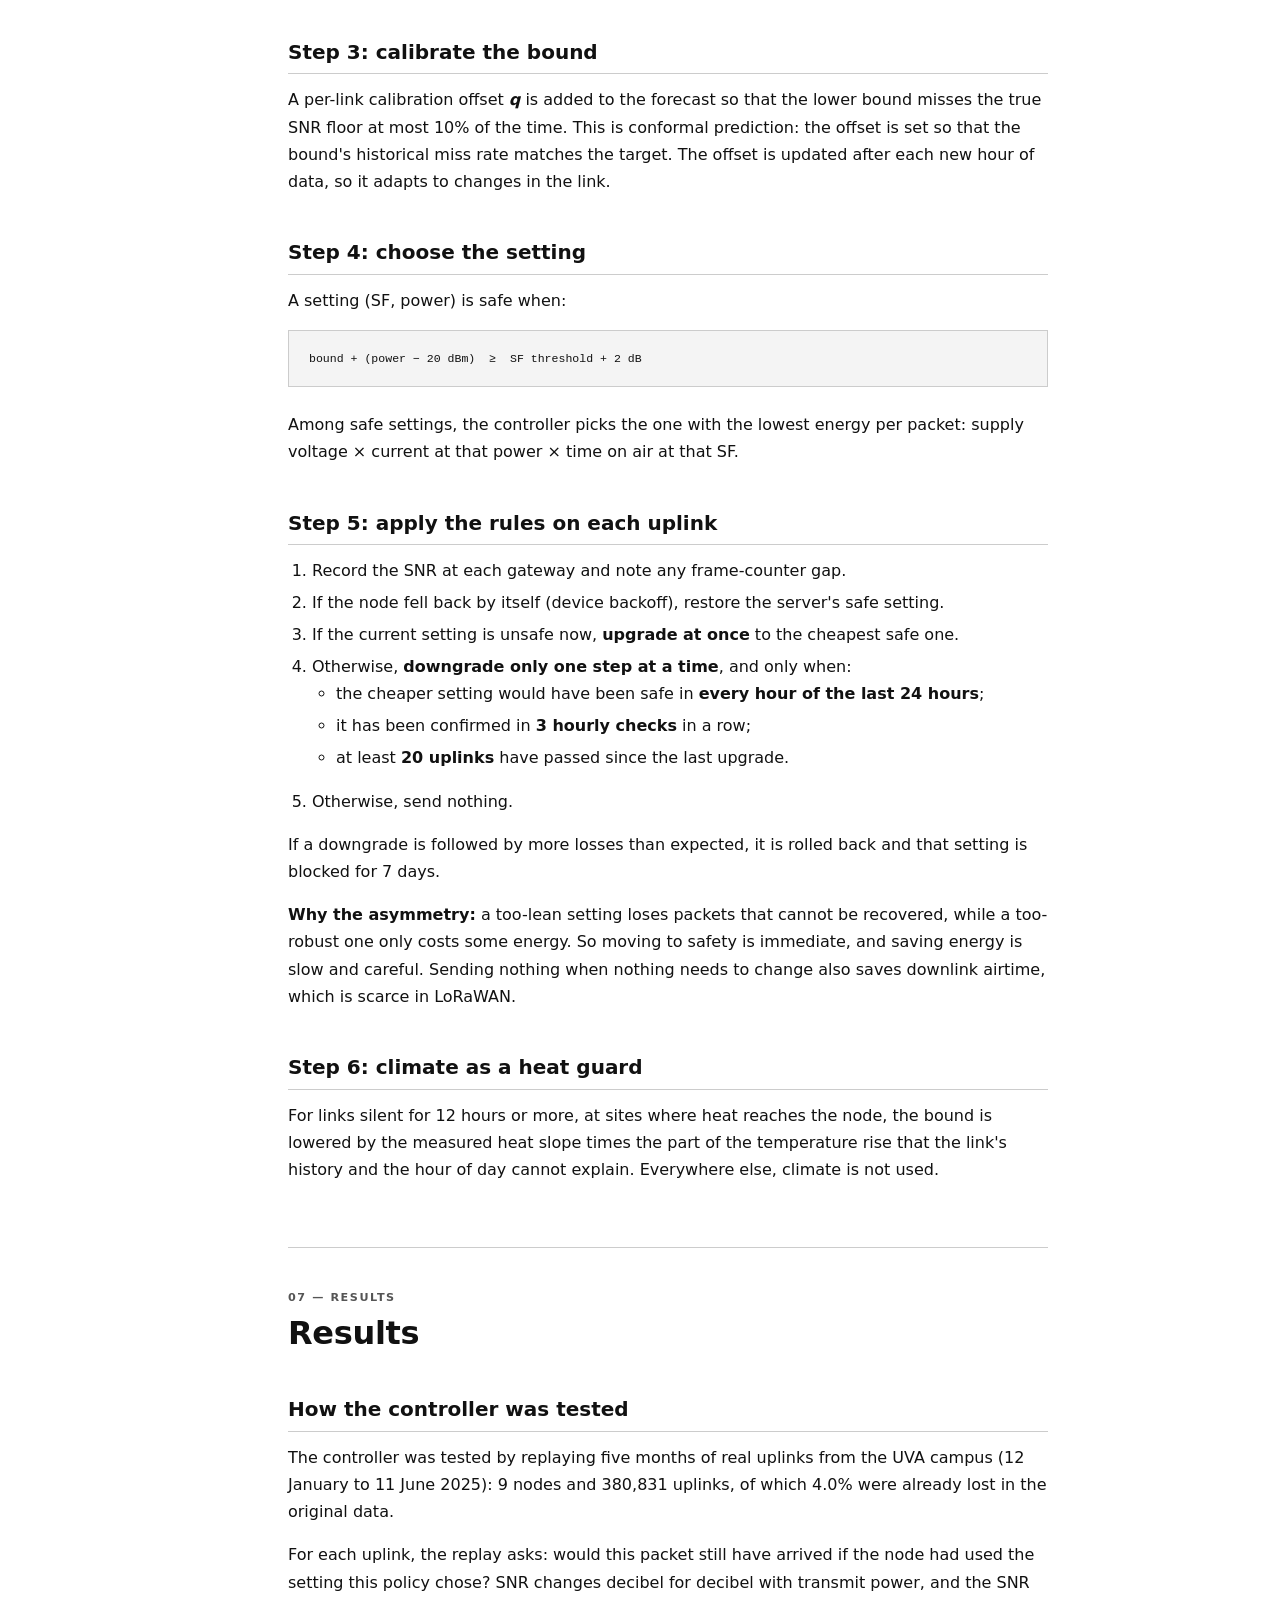
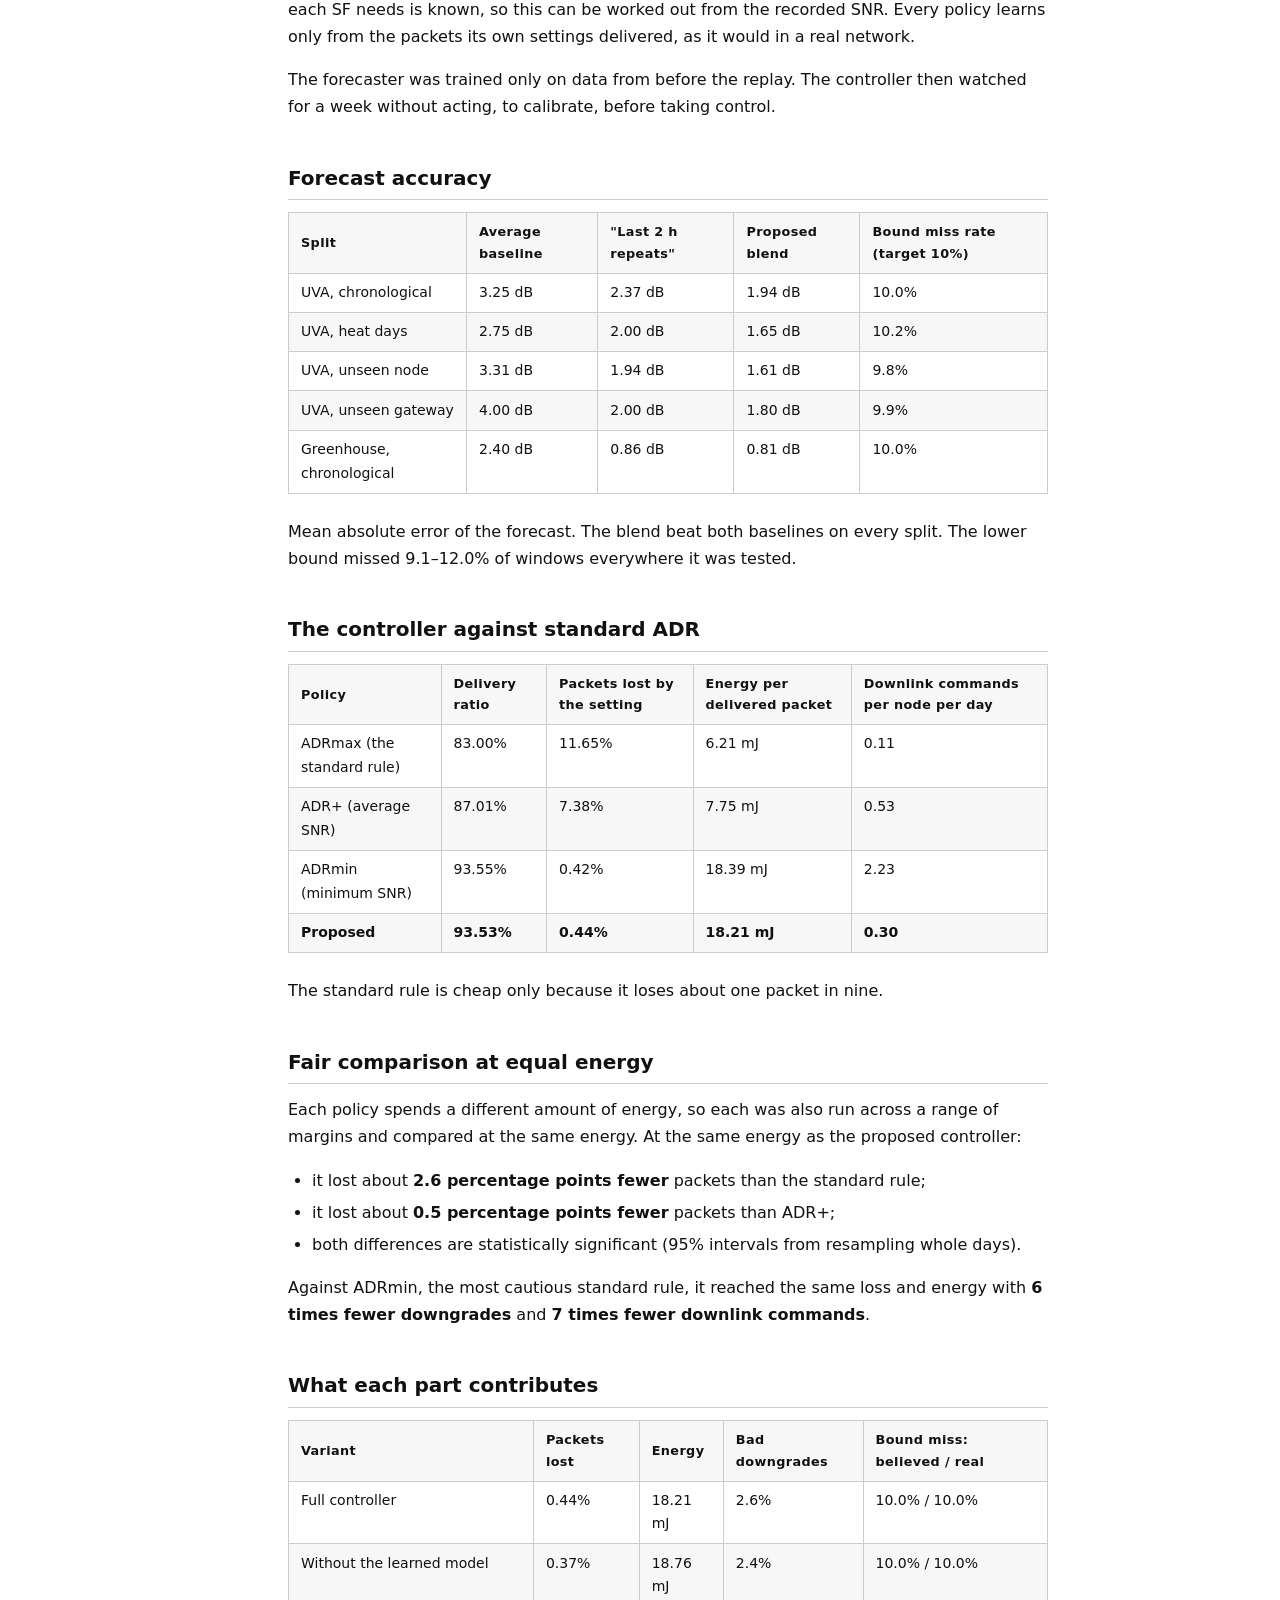
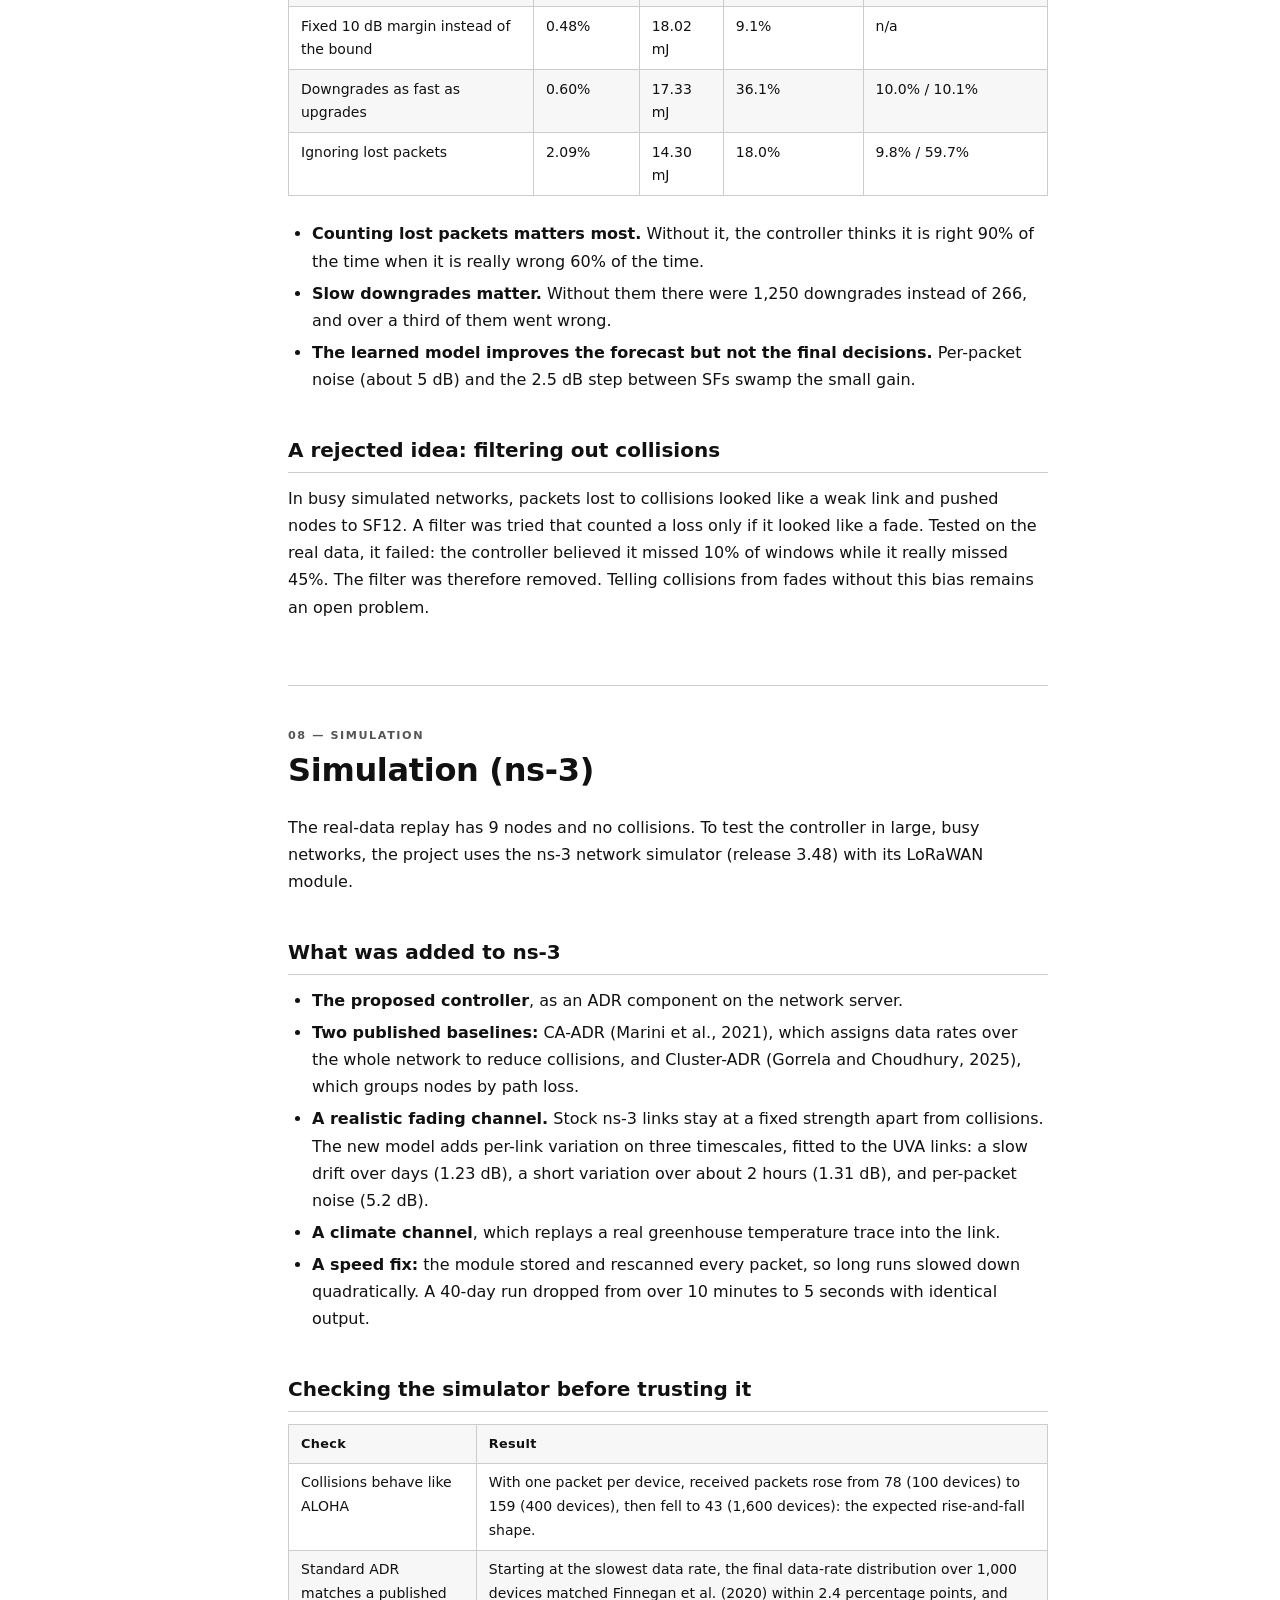
<file: website/index.html>
<!DOCTYPE html>
<html lang="en">
<head>
  <meta charset="UTF-8" />
  <meta name="viewport" content="width=device-width, initial-scale=1.0" />
  <title>Climate-Aware ADR for LoRaWAN — CSE25006</title>
  <link rel="stylesheet" href="style.css" />
</head>
<body>

<div class="site-wrapper">

  <!-- ============================================================
       HEADER
       ============================================================ -->
  <header class="site-header">
    <div class="site-title">CSE25006 &mdash; <span>LoRaWAN ADR</span></div>
    <button class="hamburger" aria-label="Toggle navigation" aria-expanded="false">
      <span></span><span></span><span></span>
    </button>
  </header>

  <!-- Mobile nav -->
  <nav class="mobile-nav" aria-label="Mobile navigation">
    <ul class="nav-list">
      <li><a href="#overview"><span class="nav-num">01</span>Overview</a></li>
      <li><a href="#lorawan-basics"><span class="nav-num">02</span>LoRaWAN &amp; ADR Basics</a></li>
      <li><a href="#hardware"><span class="nav-num">03</span>Hardware &amp; Range Test</a></li>
      <li><a href="#datasets"><span class="nav-num">04</span>Datasets</a></li>
      <li><a href="#climate"><span class="nav-num">05</span>Climate Findings</a></li>
      <li><a href="#method"><span class="nav-num">06</span>Proposed Method</a></li>
      <li><a href="#results"><span class="nav-num">07</span>Results</a></li>
      <li><a href="#simulation"><span class="nav-num">08</span>Simulation</a></li>
      <li><a href="#roadmap"><span class="nav-num">09</span>Status &amp; Roadmap</a></li>
      <li><a href="#glossary"><span class="nav-num">10</span>Glossary</a></li>
      <li><a href="#references"><span class="nav-num">11</span>References</a></li>
    </ul>
  </nav>

  <!-- ============================================================
       SIDEBAR
       ============================================================ -->
  <aside class="sidebar">
    <div class="sidebar-label">Contents</div>
    <ul class="nav-list">
      <li><a href="#overview"><span class="nav-num">01</span>Overview</a></li>
      <li><a href="#lorawan-basics"><span class="nav-num">02</span>LoRaWAN &amp; ADR Basics</a></li>
      <li><a href="#hardware"><span class="nav-num">03</span>Hardware &amp; Range Test</a></li>
      <li><a href="#datasets"><span class="nav-num">04</span>Datasets</a></li>
      <li><a href="#climate"><span class="nav-num">05</span>Climate Findings</a></li>
      <li><a href="#method"><span class="nav-num">06</span>Proposed Method</a></li>
      <li><a href="#results"><span class="nav-num">07</span>Results</a></li>
      <li><a href="#simulation"><span class="nav-num">08</span>Simulation</a></li>
      <li><a href="#roadmap"><span class="nav-num">09</span>Status &amp; Roadmap</a></li>
      <li><a href="#glossary"><span class="nav-num">10</span>Glossary</a></li>
      <li><a href="#references"><span class="nav-num">11</span>References</a></li>
    </ul>
    <div class="sidebar-footer">
      <a href="#overview">&uarr; Back to top</a>
    </div>
  </aside>

  <!-- ============================================================
       MAIN CONTENT
       ============================================================ -->
  <main class="content">

    <!-- ── 01 OVERVIEW ── -->
    <section class="doc-section" id="overview">
      <div class="section-eyebrow">01 — Overview</div>
      <h1>Climate-Aware Adaptive Data Rate for LoRaWAN</h1>

      <p>
        The standard ADR rule uses one fixed safety margin (10 dB) for every link. That margin is
        wasteful for steady links and too small for links that fade, and the rule cannot see the
        packets it has already lost. This project builds an ADR controller that sizes the margin
        of each link from that link's own measured behaviour, counts lost packets as evidence,
        and uses climate information only where measurements show it helps.
      </p>

      <h2>The project at a glance</h2>
      <div class="results-grid">
        <div class="result-card">
          <div class="num">0.44%</div>
          <div class="label">Packet loss with proposed controller (vs 11.65% for standard ADR)</div>
        </div>
        <div class="result-card">
          <div class="num">1.8 dB</div>
          <div class="label">SNR loss per 10 °C heat at the sensor node</div>
        </div>
        <div class="result-card">
          <div class="num">6×</div>
          <div class="label">Fewer downgrade commands than ADRmin at equal loss</div>
        </div>
        <div class="result-card">
          <div class="num">380 K</div>
          <div class="label">Real uplinks replayed over five months of UVA campus data</div>
        </div>
      </div>

      <div class="table-wrap">
        <table>
          <thead>
            <tr><th>Question</th><th>Answer so far</th></tr>
          </thead>
          <tbody>
            <tr>
              <td>Does heat change LoRaWAN links?</td>
              <td>Heat at the sensor costs about 1.8 dB of SNR per 10 °C. Heat on a temperate campus did not change SNR, but it did shift the gateways' RSSI readings.</td>
            </tr>
            <tr>
              <td>Does climate improve SNR forecasts?</td>
              <td>Only for links silent for 12 hours or more. With a full history, recent SNR already carries the effect.</td>
            </tr>
            <tr>
              <td>Does the new controller beat standard ADR on real data?</td>
              <td>Yes. On five months of real uplinks it lost 0.44% of deliverable packets, against 11.65% for the standard rule, and at equal energy it lost significantly fewer packets.</td>
            </tr>
            <tr>
              <td>Does it work in a large simulated network?</td>
              <td>The simulator has been validated and the controller ported to it; the large simulation runs are in progress.</td>
            </tr>
          </tbody>
        </table>
      </div>

      <h2>Project workflow</h2>
      <div class="img-frame">
        <img src="images/workflow.png" alt="Project workflow diagram" />
        <div class="img-caption">The stages of the project. Shaded stages are complete; the simulation stage is in progress.</div>
      </div>
    </section>

    <!-- ── 02 LORAWAN BASICS ── -->
    <section class="doc-section" id="lorawan-basics">
      <div class="section-eyebrow">02 — Basics</div>
      <h1>LoRaWAN and ADR Basics</h1>
      <p>This page explains the terms the rest of the documentation uses.</p>

      <h2>How a LoRaWAN network works</h2>
      <p>A LoRaWAN network has three parts:</p>
      <ul>
        <li><strong>End devices (nodes):</strong> small battery-powered sensors. They send short messages called uplinks.</li>
        <li><strong>Gateways:</strong> receivers that forward every uplink they hear to the server. One uplink can be heard by several gateways.</li>
        <li><strong>Network server:</strong> collects the uplinks, removes duplicates, and sends commands back to the nodes when needed (downlinks).</li>
      </ul>
      <p>
        LoRa uses unlicensed radio bands, which differ by region. India uses IN865 (865–867 MHz),
        Europe EU868, and the United States US915. Because the band is shared, each device may
        only transmit for a limited share of the time.
      </p>

      <h2>The two settings that matter</h2>
      <p>
        <strong>Spreading factor (SF).</strong> LoRa can spread each bit over a longer chirp. Higher SFs
        (SF7 up to SF12) decode weaker signals, about 2.5 dB weaker per step, but each step
        roughly doubles the time on air.
      </p>
      <div class="table-wrap">
        <table>
          <thead>
            <tr><th>SF</th><th>Lowest SNR it decodes</th><th>Time on air (relative)</th></tr>
          </thead>
          <tbody>
            <tr><td>SF7</td><td>−7.5 dB</td><td>1×</td></tr>
            <tr><td>SF8</td><td>−10 dB</td><td>about 2×</td></tr>
            <tr><td>SF9</td><td>−12.5 dB</td><td>about 4×</td></tr>
            <tr><td>SF10</td><td>−15 dB</td><td>about 8×</td></tr>
            <tr><td>SF11</td><td>−17.5 dB</td><td>about 16×</td></tr>
            <tr><td>SF12</td><td>−20 dB</td><td>about 32×</td></tr>
          </tbody>
        </table>
      </div>
      <p>
        <strong>Transmit power (TP).</strong> Raising the power by 1 dB adds 1 dB of link budget but draws
        more supply current. Longer time on air and higher power both drain the battery.
        Longer transmissions also occupy the shared channel for longer, so packets from
        different nodes collide more often.
      </p>

      <h2>Measuring link quality</h2>
      <ul>
        <li><strong>SNR (signal-to-noise ratio):</strong> how far the signal stands above the noise, in dB. This is what decides whether a packet decodes.</li>
        <li><strong>RSSI (received signal strength):</strong> the received power, in dBm. This project found that RSSI can shift with the gateway's own temperature, so it is not used for decisions.</li>
        <li><strong>PDR (packet delivery ratio):</strong> the share of sent packets that arrive.</li>
        <li><strong>Frame counter:</strong> every uplink carries a counter that increases by one. A gap in the counter tells the server that packets were sent but lost.</li>
      </ul>

      <h2>Adaptive Data Rate (ADR)</h2>
      <p>ADR is the mechanism by which the network server chooses each node's SF and power, and sends them in a <code>LinkADRReq</code> command.</p>
      <p>The common server rule works like this:</p>
      <ol>
        <li>Take the highest SNR among the node's last 20 uplinks.</li>
        <li>Subtract the SNR the current SF needs, and a fixed installation margin of 10 dB.</li>
        <li>For every 3 dB left over, lower the SF by one step (or the power, once at SF7).</li>
      </ol>
      <p>Variants use the average SNR (called ADR+) or the minimum (ADRmin) instead of the highest.</p>

      <h2>Why the standard rule falls short</h2>
      <ul>
        <li><strong>One margin for every link.</strong> A steady link needs much less than 10 dB, so it wastes energy. A fading link needs more, so it loses packets.</li>
        <li><strong>The server never raises the SF.</strong> If a node is set too lean, it keeps losing packets until the node notices it has not heard from the server for 64 + 32 uplinks and falls back by itself.</li>
        <li><strong>The server only sees what arrives.</strong> Packets lost at a lean setting never reach it, so the link looks healthier than it is. Any method that learns only from delivered packets has this blind spot.</li>
        <li><strong>The environment changes.</strong> Heat, rain and foliage change link quality over hours and seasons.</li>
      </ul>
    </section>

    <!-- ── 03 HARDWARE ── -->
    <section class="doc-section" id="hardware">
      <div class="section-eyebrow">03 — Hardware</div>
      <h1>Hardware and Range Test</h1>
      <p>
        Alongside the public datasets, the project built its own LoRa node and gateway to test
        real links on campus, in the Indian IN865 band.
      </p>

      <h2>Equipment</h2>
      <div class="table-wrap">
        <table>
          <thead><tr><th>Part</th><th>Description</th></tr></thead>
          <tbody>
            <tr><td>End node</td><td>Arduino Uno with a ThingZkit LoRaWAN shield and an external antenna, mounted in an enclosure</td></tr>
            <tr><td>Gateway</td><td>Raspberry Pi 5 with a Waveshare LoRaWAN gateway HAT and an external antenna</td></tr>
          </tbody>
        </table>
      </div>

      <div class="img-frame">
        <img src="images/node.jpg" alt="End node: Arduino Uno with ThingZkit LoRaWAN shield" />
        <div class="img-caption">The end node: an Arduino Uno with a ThingZkit LoRaWAN shield and external antenna, in an enclosure.</div>
      </div>
      <div class="img-frame">
        <img src="images/gateway.jpg" alt="Gateway: Raspberry Pi 5 with Waveshare LoRaWAN gateway HAT" />
        <div class="img-caption">The gateway: a Raspberry Pi 5 with a Waveshare LoRaWAN gateway HAT.</div>
      </div>

      <h2>Live monitoring dashboard</h2>
      <p>
        Data from the deployed node is visualised in real time using Grafana. The dashboard shows
        temperature and humidity at the node, RSSI and SNR on the uplink, the spreading factor
        and transmit power chosen by ADR, and environmental sensor readings (pressure, gas resistance)
        from the XIAO BME680 node.
      </p>
      <div class="img-frame">
        <img src="images/grafana-dashboard.png" alt="Grafana monitoring dashboard — Polyhouse LoRaWAN" />
        <div class="img-caption">
          Grafana dashboard for the campus deployment. Top: node temperature and humidity.
          Middle: RSSI and SNR (red dashed line marks the receiver threshold). Bottom: ADR state — spreading factor held at SF12, TX power at 14 dBm. The XIAO BME680 panels show pressure, temperature, humidity and gas resistance.
        </div>
      </div>

      <h2>Range test</h2>
      <p>
        The range test measured the link along a straight path of about 760 m across the Amrita
        Coimbatore campus, through a built-up area of academic blocks, roads and trees.
      </p>
      <div class="img-frame">
        <img src="images/range-map.png" alt="Range test path on campus" />
        <div class="img-caption">The range test path across campus, marked every 100 m.</div>
      </div>

      <h2>Interference from the hardware itself</h2>
      <p>The range test showed that the hardware itself limits the link, before the environment does.</p>
      <p>
        <strong>Power supply noise.</strong> Powering the node from USB introduces a ripple of 50–100 mV
        on the supply. That ripple raises the receiver's noise floor and reduced the receiver
        sensitivity by about 14 dB, which makes the radio partly "deaf".
      </p>
      <p>
        <strong>Crystal drift at SF12.</strong> At SF12 a single packet lasts about 2 seconds. During
        that time the radio's crystal oscillator drifts slightly with temperature, which smears
        the received signal. This added a decoding penalty of about 5 dB.
      </p>

      <h2>Why this matters for the project</h2>
      <p>
        Both effects change the link budget in a way a fixed margin cannot know about. The
        power-supply effect is constant for a given setup, while crystal drift grows with SF and
        with temperature. That is part of why the proposed controller learns each link's margin
        from that link's own behaviour, instead of assuming one margin for every node.
      </p>
      <p>Lessons for the deployment:</p>
      <ul>
        <li>Power the node from a clean, regulated supply or a battery, not a USB port.</li>
        <li>Prefer radios with a temperature-compensated crystal oscillator (TCXO) when long packets (SF11, SF12) are needed.</li>
      </ul>
    </section>

    <!-- ── 04 DATASETS ── -->
    <section class="doc-section" id="datasets">
      <div class="section-eyebrow">04 — Data</div>
      <h1>Datasets</h1>
      <p>
        The project uses four public LoRaWAN datasets. Each captures a different environment and
        covers a different span of time. The table below summarises what each dataset provides.
      </p>

      <h2>Summary</h2>
      <div class="table-wrap">
        <table>
          <thead>
            <tr>
              <th>Name</th><th>Environment</th><th>Band</th><th>Nodes</th>
              <th>Duration</th><th>Key feature</th>
            </tr>
          </thead>
          <tbody>
            <tr>
              <td>UVA campus</td>
              <td>Urban outdoor</td>
              <td>US915</td>
              <td>9</td>
              <td>~5 months (Jan–Jun 2025)</td>
              <td>Long-term deployment; frame counters allow loss recovery</td>
            </tr>
            <tr>
              <td>Greenhouse (Antwerp)</td>
              <td>Agricultural indoor</td>
              <td>EU868</td>
              <td>4</td>
              <td>Several weeks</td>
              <td>Temperature logged at the node; heat effect measurable</td>
            </tr>
            <tr>
              <td>Indoor office (Siegen)</td>
              <td>Indoor</td>
              <td>EU868</td>
              <td>1</td>
              <td>Several days</td>
              <td>Detailed path-loss with environmental factors</td>
            </tr>
            <tr>
              <td>Urban outdoor (Medellín)</td>
              <td>Urban outdoor</td>
              <td>AU915</td>
              <td>1</td>
              <td>Several campaigns</td>
              <td>Path-loss measurements with weather logs</td>
            </tr>
          </tbody>
        </table>
      </div>

      <h2>Data cleaning</h2>
      <p>All four datasets were brought to a common format before analysis:</p>
      <ul>
        <li><strong>Lost uplinks restored from frame counters.</strong> When a gap appears in the frame counter sequence, the missing packets are added back as lost entries so the full transmission history is known.</li>
        <li><strong>Duplicate uplinks removed.</strong> When the same uplink is heard by more than one gateway, the best-SNR copy is kept.</li>
        <li><strong>Timestamps aligned.</strong> All timestamps were converted to UTC and checked for monotonicity.</li>
        <li><strong>Outliers flagged.</strong> SNR values more than five standard deviations from the node's rolling mean were flagged and excluded from training.</li>
      </ul>

      <h2>Why these four datasets?</h2>
      <p>
        Each dataset provides a different kind of evidence. The UVA campus dataset is long enough to
        train and test a forecaster with a proper chronological split. The greenhouse dataset is the
        only one with node temperature logged alongside the link, which is what makes the heat analysis
        possible. The indoor and Medellín datasets provide path-loss diversity and check that the
        cleaning pipeline generalises.
      </p>
    </section>

    <!-- ── 05 CLIMATE ── -->
    <section class="doc-section" id="climate">
      <div class="section-eyebrow">05 — Climate</div>
      <h1>Climate Findings</h1>
      <p>
        Temperature affects LoRaWAN links in two places: at the node's radio hardware and at the gateway.
        The findings from the two sites are different, and both matter for how the controller is designed.
      </p>

      <h2>Heat at the node (greenhouse site)</h2>
      <p>
        In the Antwerp greenhouse, the node sits inside a warm, humid space. As the air temperature
        rises, the node's SNR falls. A linear regression on the greenhouse links gives:
      </p>
      <p><strong>SNR loss ≈ 1.8 dB per 10 °C rise in node temperature.</strong></p>
      <p>
        This is consistent with two known effects: the radio's noise figure worsens with heat, and the
        crystal oscillator drifts with temperature, which smears long-SF packets (see also the hardware
        section). Both effects lower the effective SNR that the gateway measures.
      </p>
      <p>
        The effect is real but modest. At the spreading factors used in practice (SF7–SF10), the
        time on air is short enough that crystal drift is small. The main contribution is the
        noise-figure effect.
      </p>

      <h2>Heat at the gateway (UVA campus site)</h2>
      <p>
        On the UVA campus, the gateway is mounted outdoors. On warm afternoons the gateway's own
        hardware warms up. The measured effect is:
      </p>
      <ul>
        <li><strong>RSSI shifts with gateway temperature</strong> — by roughly 0.5 dBm per °C in some periods.</li>
        <li><strong>SNR does not shift.</strong> The noise floor and signal floor move together, so the ratio is stable.</li>
      </ul>
      <p>
        This means RSSI cannot be trusted as a link-quality indicator at this site. The proposed
        controller uses SNR only, not RSSI.
      </p>

      <h2>When does climate help the forecast?</h2>
      <div class="table-wrap">
        <table>
          <thead>
            <tr><th>Condition</th><th>Does climate improve the SNR forecast?</th></tr>
          </thead>
          <tbody>
            <tr>
              <td>Link active in the last 12 hours</td>
              <td>No — recent SNR already carries the temperature effect.</td>
            </tr>
            <tr>
              <td>Link silent for 12+ hours (e.g. overnight gap)</td>
              <td>Yes — the temperature trend explains part of the SNR change since the last packet.</td>
            </tr>
            <tr>
              <td>Site without measurable heat effect (temperate campus)</td>
              <td>No — the climate term is turned off for those links.</td>
            </tr>
          </tbody>
        </table>
      </div>
      <p>
        The practical result: climate enters the controller only as a "heat guard" for links that have
        been silent long enough that recent history is stale.
      </p>
    </section>

    <!-- ── 06 METHOD ── -->
    <section class="doc-section" id="method">
      <div class="section-eyebrow">06 — Method</div>
      <h1>Proposed Method</h1>
      <p>
        The controller runs six steps each time an uplink arrives. Each step is described below.
        The architecture diagram shows how they fit together.
      </p>

      <div class="img-frame">
        <img src="images/architecture.png" alt="Controller architecture diagram" />
        <div class="img-caption">Architecture of the proposed climate-aware ADR controller.</div>
      </div>

      <h2>Step 1: restore lost packets</h2>
      <p>
        The network server usually only records packets that arrive. This controller reads the frame
        counter on every uplink and counts the gap since the last one. Those missing counts are added
        to the node's loss history. This is what allows the controller to see the packets it has
        already lost — the standard rule cannot do this.
      </p>

      <h2>Step 2: forecast the SNR floor</h2>
      <p>
        A LightGBM model predicts the lower end of the SNR distribution over the next hour, using:
      </p>
      <ul>
        <li>Recent SNR statistics (mean, percentiles, trend over the last 2 hours).</li>
        <li>Hour of day and day of week (captures daily patterns).</li>
        <li>Temperature (only for links and sites where the heat effect was confirmed).</li>
      </ul>
      <p>
        A "persistence" baseline — "the next hour will look like the last 2 hours" — is blended with
        the learned model. The blend is chosen by cross-validation.
      </p>

      <h2>Step 3: calibrate the bound</h2>
      <p>
        A per-link calibration offset <strong><em>q</em></strong> is added to the forecast so that
        the lower bound misses the true SNR floor at most 10% of the time. This is conformal
        prediction: the offset is set so that the bound's historical miss rate matches the target.
        The offset is updated after each new hour of data, so it adapts to changes in the link.
      </p>

      <h2>Step 4: choose the setting</h2>
      <p>A setting (SF, power) is safe when:</p>
      <pre><code>bound + (power − 20 dBm)  ≥  SF threshold + 2 dB</code></pre>
      <p>
        Among safe settings, the controller picks the one with the lowest energy per packet:
        supply voltage × current at that power × time on air at that SF.
      </p>

      <h2>Step 5: apply the rules on each uplink</h2>
      <ol>
        <li>Record the SNR at each gateway and note any frame-counter gap.</li>
        <li>If the node fell back by itself (device backoff), restore the server's safe setting.</li>
        <li>If the current setting is unsafe now, <strong>upgrade at once</strong> to the cheapest safe one.</li>
        <li>Otherwise, <strong>downgrade only one step at a time</strong>, and only when:
          <ul>
            <li>the cheaper setting would have been safe in <strong>every hour of the last 24 hours</strong>;</li>
            <li>it has been confirmed in <strong>3 hourly checks</strong> in a row;</li>
            <li>at least <strong>20 uplinks</strong> have passed since the last upgrade.</li>
          </ul>
        </li>
        <li>Otherwise, send nothing.</li>
      </ol>
      <p>
        If a downgrade is followed by more losses than expected, it is rolled back and that setting
        is blocked for 7 days.
      </p>
      <p>
        <strong>Why the asymmetry:</strong> a too-lean setting loses packets that cannot be recovered,
        while a too-robust one only costs some energy. So moving to safety is immediate, and saving
        energy is slow and careful. Sending nothing when nothing needs to change also saves downlink
        airtime, which is scarce in LoRaWAN.
      </p>

      <h2>Step 6: climate as a heat guard</h2>
      <p>
        For links silent for 12 hours or more, at sites where heat reaches the node, the bound is
        lowered by the measured heat slope times the part of the temperature rise that the link's
        history and the hour of day cannot explain. Everywhere else, climate is not used.
      </p>
    </section>

    <!-- ── 07 RESULTS ── -->
    <section class="doc-section" id="results">
      <div class="section-eyebrow">07 — Results</div>
      <h1>Results</h1>

      <h2>How the controller was tested</h2>
      <p>
        The controller was tested by replaying five months of real uplinks from the UVA campus
        (12 January to 11 June 2025): 9 nodes and 380,831 uplinks, of which 4.0% were already
        lost in the original data.
      </p>
      <p>
        For each uplink, the replay asks: would this packet still have arrived if the node had
        used the setting this policy chose? SNR changes decibel for decibel with transmit power,
        and the SNR each SF needs is known, so this can be worked out from the recorded SNR.
        Every policy learns only from the packets its own settings delivered, as it would in a
        real network.
      </p>
      <p>
        The forecaster was trained only on data from before the replay. The controller then watched
        for a week without acting, to calibrate, before taking control.
      </p>

      <h2>Forecast accuracy</h2>
      <div class="table-wrap">
        <table>
          <thead>
            <tr>
              <th>Split</th><th>Average baseline</th><th>"Last 2 h repeats"</th>
              <th>Proposed blend</th><th>Bound miss rate (target 10%)</th>
            </tr>
          </thead>
          <tbody>
            <tr><td>UVA, chronological</td><td>3.25 dB</td><td>2.37 dB</td><td>1.94 dB</td><td>10.0%</td></tr>
            <tr><td>UVA, heat days</td><td>2.75 dB</td><td>2.00 dB</td><td>1.65 dB</td><td>10.2%</td></tr>
            <tr><td>UVA, unseen node</td><td>3.31 dB</td><td>1.94 dB</td><td>1.61 dB</td><td>9.8%</td></tr>
            <tr><td>UVA, unseen gateway</td><td>4.00 dB</td><td>2.00 dB</td><td>1.80 dB</td><td>9.9%</td></tr>
            <tr><td>Greenhouse, chronological</td><td>2.40 dB</td><td>0.86 dB</td><td>0.81 dB</td><td>10.0%</td></tr>
          </tbody>
        </table>
      </div>
      <p>Mean absolute error of the forecast. The blend beat both baselines on every split. The lower bound missed 9.1–12.0% of windows everywhere it was tested.</p>

      <h2>The controller against standard ADR</h2>
      <div class="table-wrap">
        <table>
          <thead>
            <tr>
              <th>Policy</th><th>Delivery ratio</th><th>Packets lost by the setting</th>
              <th>Energy per delivered packet</th><th>Downlink commands per node per day</th>
            </tr>
          </thead>
          <tbody>
            <tr><td>ADRmax (the standard rule)</td><td>83.00%</td><td>11.65%</td><td>6.21 mJ</td><td>0.11</td></tr>
            <tr><td>ADR+ (average SNR)</td><td>87.01%</td><td>7.38%</td><td>7.75 mJ</td><td>0.53</td></tr>
            <tr><td>ADRmin (minimum SNR)</td><td>93.55%</td><td>0.42%</td><td>18.39 mJ</td><td>2.23</td></tr>
            <tr><td><strong>Proposed</strong></td><td><strong>93.53%</strong></td><td><strong>0.44%</strong></td><td><strong>18.21 mJ</strong></td><td><strong>0.30</strong></td></tr>
          </tbody>
        </table>
      </div>
      <p>The standard rule is cheap only because it loses about one packet in nine.</p>

      <h2>Fair comparison at equal energy</h2>
      <p>Each policy spends a different amount of energy, so each was also run across a range of margins and compared at the same energy. At the same energy as the proposed controller:</p>
      <ul>
        <li>it lost about <strong>2.6 percentage points fewer</strong> packets than the standard rule;</li>
        <li>it lost about <strong>0.5 percentage points fewer</strong> packets than ADR+;</li>
        <li>both differences are statistically significant (95% intervals from resampling whole days).</li>
      </ul>
      <p>Against ADRmin, the most cautious standard rule, it reached the same loss and energy with <strong>6 times fewer downgrades</strong> and <strong>7 times fewer downlink commands</strong>.</p>

      <h2>What each part contributes</h2>
      <div class="table-wrap">
        <table>
          <thead>
            <tr><th>Variant</th><th>Packets lost</th><th>Energy</th><th>Bad downgrades</th><th>Bound miss: believed / real</th></tr>
          </thead>
          <tbody>
            <tr><td>Full controller</td><td>0.44%</td><td>18.21 mJ</td><td>2.6%</td><td>10.0% / 10.0%</td></tr>
            <tr><td>Without the learned model</td><td>0.37%</td><td>18.76 mJ</td><td>2.4%</td><td>10.0% / 10.0%</td></tr>
            <tr><td>Fixed 10 dB margin instead of the bound</td><td>0.48%</td><td>18.02 mJ</td><td>9.1%</td><td>n/a</td></tr>
            <tr><td>Downgrades as fast as upgrades</td><td>0.60%</td><td>17.33 mJ</td><td>36.1%</td><td>10.0% / 10.1%</td></tr>
            <tr><td>Ignoring lost packets</td><td>2.09%</td><td>14.30 mJ</td><td>18.0%</td><td>9.8% / 59.7%</td></tr>
          </tbody>
        </table>
      </div>
      <ul>
        <li><strong>Counting lost packets matters most.</strong> Without it, the controller thinks it is right 90% of the time when it is really wrong 60% of the time.</li>
        <li><strong>Slow downgrades matter.</strong> Without them there were 1,250 downgrades instead of 266, and over a third of them went wrong.</li>
        <li><strong>The learned model improves the forecast but not the final decisions.</strong> Per-packet noise (about 5 dB) and the 2.5 dB step between SFs swamp the small gain.</li>
      </ul>

      <h2>A rejected idea: filtering out collisions</h2>
      <p>
        In busy simulated networks, packets lost to collisions looked like a weak link and pushed nodes
        to SF12. A filter was tried that counted a loss only if it looked like a fade. Tested on the
        real data, it failed: the controller believed it missed 10% of windows while it really missed
        45%. The filter was therefore removed. Telling collisions from fades without this bias remains
        an open problem.
      </p>
    </section>

    <!-- ── 08 SIMULATION ── -->
    <section class="doc-section" id="simulation">
      <div class="section-eyebrow">08 — Simulation</div>
      <h1>Simulation (ns-3)</h1>
      <p>
        The real-data replay has 9 nodes and no collisions. To test the controller in large, busy
        networks, the project uses the ns-3 network simulator (release 3.48) with its LoRaWAN module.
      </p>

      <h2>What was added to ns-3</h2>
      <ul>
        <li><strong>The proposed controller</strong>, as an ADR component on the network server.</li>
        <li><strong>Two published baselines:</strong> CA-ADR (Marini et al., 2021), which assigns data rates over the whole network to reduce collisions, and Cluster-ADR (Gorrela and Choudhury, 2025), which groups nodes by path loss.</li>
        <li><strong>A realistic fading channel.</strong> Stock ns-3 links stay at a fixed strength apart from collisions. The new model adds per-link variation on three timescales, fitted to the UVA links: a slow drift over days (1.23 dB), a short variation over about 2 hours (1.31 dB), and per-packet noise (5.2 dB).</li>
        <li><strong>A climate channel</strong>, which replays a real greenhouse temperature trace into the link.</li>
        <li><strong>A speed fix:</strong> the module stored and rescanned every packet, so long runs slowed down quadratically. A 40-day run dropped from over 10 minutes to 5 seconds with identical output.</li>
      </ul>

      <h2>Checking the simulator before trusting it</h2>
      <div class="table-wrap">
        <table>
          <thead><tr><th>Check</th><th>Result</th></tr></thead>
          <tbody>
            <tr>
              <td>Collisions behave like ALOHA</td>
              <td>With one packet per device, received packets rose from 78 (100 devices) to 159 (400 devices), then fell to 43 (1,600 devices): the expected rise-and-fall shape.</td>
            </tr>
            <tr>
              <td>Standard ADR matches a published study</td>
              <td>Starting at the slowest data rate, the final data-rate distribution over 1,000 devices matched Finnegan et al. (2020) within 2.4 percentage points, and 99.9% of devices ended where the ADR arithmetic predicts.</td>
            </tr>
            <tr>
              <td>The C++ controller matches the Python reference</td>
              <td>On the same simulated packets: calibration identical, all 15,199 hourly bounds identical, all 1,066 decisions identical.</td>
            </tr>
          </tbody>
        </table>
      </div>

      <h2>The planned experiment</h2>
      <div class="table-wrap">
        <table>
          <thead><tr><th>Setting</th><th>Values</th></tr></thead>
          <tbody>
            <tr><td>Number of devices</td><td>100, 500, 1,000</td></tr>
            <tr><td>Gateways</td><td>1 and 3</td></tr>
            <tr><td>Traffic</td><td>one uplink every 10 minutes, and every hour</td></tr>
            <tr><td>Duration</td><td>8 simulated days, the first 2 excluded</td></tr>
            <tr><td>Repetitions</td><td>3 random seeds per setting</td></tr>
            <tr><td>Policies</td><td>no ADR, standard ADR, ADR+, ADRmin, CA-ADR, Cluster-ADR, and the proposed controller across its margin settings</td></tr>
            <tr><td>Climate</td><td>with and without a real greenhouse heat trace</td></tr>
          </tbody>
        </table>
      </div>
      <p>These runs are in progress.</p>
    </section>

    <!-- ── 09 ROADMAP ── -->
    <section class="doc-section" id="roadmap">
      <div class="section-eyebrow">09 — Roadmap</div>
      <h1>Status and Roadmap</h1>

      <h2>Completed</h2>
      <div class="table-wrap">
        <table>
          <thead><tr><th>Stage</th><th>Outcome</th></tr></thead>
          <tbody>
            <tr><td>Data collection and cleaning</td><td>Four real datasets in one standard format; lost uplinks restored from frame counters</td></tr>
            <tr><td>Climate measurement</td><td>Heat at the node costs about 1.8 dB per 10 °C; ambient heat shifts gateway RSSI, not SNR</td></tr>
            <tr><td>SNR-floor forecaster</td><td>Beats both baselines on every split; the bound stays at about 10% misses</td></tr>
            <tr><td>Controller on real data</td><td>0.44% loss against 11.65% for standard ADR; better than ADRmax and ADR+ at equal energy</td></tr>
            <tr><td>Ablation study</td><td>Counting lost packets and slow downgrades are the parts that matter</td></tr>
            <tr><td>Hardware and range test</td><td>Node and gateway built; hardware noise and crystal drift identified</td></tr>
            <tr><td>ns-3 set-up</td><td>Simulator validated; baselines, fading channel and controller implemented and cross-checked</td></tr>
          </tbody>
        </table>
      </div>

      <h2>In progress</h2>
      <ul>
        <li>Large-scale ns-3 runs: 100 to 1,000 devices, against standard ADR, CA-ADR and Cluster-ADR.</li>
        <li>ns-3 runs with a real greenhouse heat trace.</li>
        <li>A fair re-test of a simpler, lower-noise SNR estimator without the rejected collision filter.</li>
      </ul>

      <h2>Next</h2>
      <ul>
        <li>Test the heat guard in the closed-loop replay on the greenhouse sites.</li>
        <li>Sensitivity of the results to the controller settings (confirmations, lock length, margin, 24-hour window).</li>
        <li>A longer polyhouse deployment that logs the gateway's own temperature, to confirm where heat acts in the Indian band.</li>
        <li>Final thesis and a conference paper.</li>
      </ul>

      <h2>Future work</h2>
      <ul>
        <li><strong>Learned step size:</strong> let a small model set the calibration step for each node from its traffic rate, link age and network density.</li>
        <li><strong>Collisions versus fades:</strong> a test that separates the two without relying only on delivered packets, for example by comparing losses across gateways and across nodes on the same channel.</li>
        <li><strong>Gateway RSSI correction:</strong> a per-gateway temperature correction so RSSI can be trusted again.</li>
      </ul>
    </section>

    <!-- ── 10 GLOSSARY ── -->
    <section class="doc-section" id="glossary">
      <div class="section-eyebrow">10 — Reference</div>
      <h1>Glossary</h1>
      <div class="table-wrap">
        <table>
          <thead><tr><th>Term</th><th>Meaning</th></tr></thead>
          <tbody>
            <tr><td>ADR</td><td>Adaptive Data Rate: the mechanism that sets each node's spreading factor and power</td></tr>
            <tr><td>ADRmax, ADR+, ADRmin</td><td>The standard ADR rule applied to the highest, average or lowest SNR of the last 20 uplinks</td></tr>
            <tr><td>Backoff (device)</td><td>A node raising its own power or SF after hearing nothing from the server for 64 + 32 uplinks</td></tr>
            <tr><td>Bound miss rate</td><td>How often the real SNR floor fell below the controller's lower bound; the target is 10%</td></tr>
            <tr><td>CA-ADR</td><td>Collision-Aware ADR, a published method that assigns data rates network-wide to reduce collisions</td></tr>
            <tr><td>Censoring</td><td>Losing sight of weak packets because they never arrive; the proposed controller corrects for it</td></tr>
            <tr><td>Downlink</td><td>A message from the server to a node, such as a LinkADRReq command</td></tr>
            <tr><td>Frame counter</td><td>A number in every uplink that increases by one; gaps reveal lost packets</td></tr>
            <tr><td>Gateway</td><td>A receiver that forwards uplinks to the network server</td></tr>
            <tr><td>IN865</td><td>The LoRaWAN band used in India, 865–867 MHz</td></tr>
            <tr><td>Induced loss</td><td>Packets that would have arrived at the node's original setting but were lost at the setting a policy chose</td></tr>
            <tr><td>LightGBM</td><td>A fast gradient-boosted decision-tree library</td></tr>
            <tr><td>LinkADRReq</td><td>The command the server uses to change a node's SF and power</td></tr>
            <tr><td>LoRa / LoRaWAN</td><td>The long-range radio modulation, and the network protocol built on it</td></tr>
            <tr><td>MAE</td><td>Mean absolute error</td></tr>
            <tr><td>ns-3</td><td>An open-source network simulator</td></tr>
            <tr><td>PDR</td><td>Packet delivery ratio: the share of sent packets that arrive</td></tr>
            <tr><td>Persistence</td><td>The forecast "the next hours will look like the last hours"</td></tr>
            <tr><td>q (offset)</td><td>Each node's calibration offset, which keeps its bound at a 10% miss rate</td></tr>
            <tr><td>Ridge regression</td><td>Linear regression with a penalty that keeps the coefficients small and stable</td></tr>
            <tr><td>RSSI</td><td>Received signal strength, in dBm</td></tr>
            <tr><td>SF</td><td>Spreading factor, SF7 to SF12: higher is more robust but slower</td></tr>
            <tr><td>SNR</td><td>Signal-to-noise ratio, in dB: decides whether a packet decodes</td></tr>
            <tr><td>Time on air</td><td>How long one transmission takes</td></tr>
            <tr><td>TP</td><td>Transmit power, in dBm</td></tr>
            <tr><td>Uplink</td><td>A message from a node to the network</td></tr>
          </tbody>
        </table>
      </div>
    </section>

    <!-- ── 11 REFERENCES ── -->
    <section class="doc-section" id="references">
      <div class="section-eyebrow">11 — References</div>
      <h1>References</h1>

      <h2>Datasets</h2>
      <ol>
        <li>F. Nikseresht, V. A. Leal Sobral, J. L. Goodall and B. Campbell, "Dataset: Long-term LoRaWAN communication metadata from an urban deployment," in <em>Proc. ACM BuildSys</em>, 2025, pp. 412–417. Data: University of Virginia Dataverse, doi:10.18130/V3/RFTICK.</li>
        <li>R. K. Singh, M. H. Rahmani, M. Weyn and R. Berkvens, "Joint communication and sensing: A proof of concept and datasets for greenhouse monitoring using LoRaWAN," <em>Sensors</em>, vol. 22, no. 4, p. 1326, 2022. Data: Zenodo, doi:10.5281/zenodo.5793685.</li>
        <li>N. M. Obiri and K. Van Laerhoven, "A comprehensive data description for LoRaWAN path loss measurements in an indoor office setting: Effects of environmental factors," <em>IEEE Access</em>, vol. 13, pp. 83148–83170, 2025. Data: Zenodo, doi:10.5281/zenodo.15349731.</li>
        <li>M. González-Palacio, D. Tobón-Vallejo, L. M. Sepúlveda-Cano, S. Rúa, G. Pau and L. B. Le, "LoRaWAN path loss measurements in an urban scenario including environmental effects," <em>Data</em>, vol. 8, no. 1, p. 4, 2023.</li>
      </ol>

      <h2>LoRaWAN and ADR</h2>
      <ol start="5">
        <li>LoRa Alliance, <em>LoRaWAN L2 1.0.4 Specification (TS001-1.0.4)</em>, 2020.</li>
        <li>J. Finnegan, R. Farrell and S. Brown, "Analysis and enhancement of the LoRaWAN adaptive data rate scheme," <em>IEEE Internet Things J.</em>, vol. 7, no. 8, pp. 7171–7180, 2020.</li>
        <li>M. Slabicki, G. Premsankar and M. Di Francesco, "Adaptive configuration of LoRa networks for dense IoT deployments," in <em>Proc. IEEE/IFIP NOMS</em>, 2018, pp. 1–9.</li>
        <li>S. Li, U. Raza and A. Khan, "How agile is the adaptive data rate mechanism of LoRaWAN?," in <em>Proc. IEEE GLOBECOM</em>, 2018, pp. 206–212.</li>
        <li>R. Marini, W. Cerroni and C. Buratti, "A novel collision-aware adaptive data rate algorithm for LoRaWAN networks," <em>IEEE Internet Things J.</em>, vol. 8, no. 4, pp. 2670–2680, 2021.</li>
        <li>A. Gorrela and N. Choudhury, "A clustering-based adaptive data rate technique for industrial LoRaWAN-IoT networks," <em>IEEE Internet Things J.</em>, vol. 12, no. 6, pp. 6506–6518, 2025.</li>
        <li>M. A. Lodhi, X. Sun, K. Mahmood and A. Lodhi, "EdgeSense: A hybrid TinyML and deep learning framework for SNR-aware adaptive data rate in LoRaWAN," <em>IEEE Trans. Mobile Comput.</em>, vol. 25, no. 10, pp. 17535–17546, 2026.</li>
        <li>J. Aznar-Poveda et al., "MARLTC: A multi-agent reinforcement learning-based interference-aware transmission control for LoRaWAN IoT devices," <em>IEEE Internet Things J.</em>, vol. 13, no. 15, pp. 35121–35138, 2026.</li>
      </ol>

      <h2>Climate and LoRa links</h2>
      <ol start="13">
        <li>S. Lavdas, N. Bakas, W. El Hajj and Z. Zinonos, "A climate-aware modeling framework for reliable IoT connectivity: Environmental effects on LoRaWAN signal-to-noise ratio," <em>IEEE Internet Things J.</em>, vol. 13, no. 10, pp. 20731–20743, 2026.</li>
        <li>C. A. Boano, M. Cattani and K. Römer, "Impact of temperature variations on the reliability of LoRa: An experimental evaluation," in <em>Proc. SENSORNETS</em>, 2018, pp. 39–50.</li>
      </ol>

      <h2>Methods</h2>
      <ol start="15">
        <li>G. Ke et al., "LightGBM: A highly efficient gradient boosting decision tree," in <em>Proc. NeurIPS</em>, 2017, pp. 3146–3154.</li>
        <li>I. Gibbs and E. Candès, "Adaptive conformal inference under distribution shift," in <em>Proc. NeurIPS</em>, vol. 34, 2021, pp. 1660–1672.</li>
        <li>V. Chernozhukov et al., "Double/debiased machine learning for treatment and structural parameters," <em>Econometrics J.</em>, vol. 21, no. 1, pp. C1–C68, 2018.</li>
        <li>ns-3 Network Simulator, release 3.48, <a href="https://www.nsnam.org" target="_blank" rel="noopener">nsnam.org</a>.</li>
      </ol>
    </section>

  </main><!-- /content -->
</div><!-- /site-wrapper -->

<script src="main.js"></script>
</body>
</html>
</file>
<file: website/style.css>
/* ============================================================
   DESIGN TOKENS
   ============================================================ */
:root {
  --bg:          #ffffff;
  --text:        #111111;
  --muted:       #555555;
  --accent:      #1a237e;
  --border:      #111111;
  --border-lite: #cccccc;
  --row-alt:     #f7f7f7;
  --code-bg:     #f4f4f4;
  --sidebar-w:   240px;
  --content-max: 760px;
  --font-body:   ui-sans-serif, 'Inter', system-ui, -apple-system, sans-serif;
  --font-mono:   ui-monospace, 'JetBrains Mono', 'Fira Code', monospace;
  --lh:          1.7;
}

/* ============================================================
   RESET
   ============================================================ */
*, *::before, *::after { box-sizing: border-box; margin: 0; padding: 0; }
html { scroll-behavior: smooth; font-size: 16px; }
body {
  background: var(--bg);
  color: var(--text);
  font-family: var(--font-body);
  line-height: var(--lh);
}
img { max-width: 100%; display: block; }
a { color: var(--accent); text-decoration: underline; }
a:hover { text-decoration: none; }

/* ============================================================
   LAYOUT
   ============================================================ */
.site-wrapper {
  display: grid;
  grid-template-columns: var(--sidebar-w) 1fr;
  grid-template-rows: auto 1fr;
  min-height: 100vh;
}

/* ============================================================
   HEADER
   ============================================================ */
.site-header {
  grid-column: 1 / -1;
  border-bottom: 2px solid var(--border);
  padding: 0 2rem;
  display: flex;
  align-items: center;
  justify-content: space-between;
  height: 60px;
  position: sticky;
  top: 0;
  background: var(--bg);
  z-index: 100;
}
.site-title {
  font-size: 1rem;
  font-weight: 700;
  letter-spacing: 0.03em;
  text-transform: uppercase;
}
.site-title span {
  color: var(--accent);
}
.hamburger {
  display: none;
  flex-direction: column;
  gap: 5px;
  cursor: pointer;
  background: none;
  border: none;
  padding: 4px;
}
.hamburger span {
  display: block;
  width: 24px;
  height: 2px;
  background: var(--text);
}

/* ============================================================
   SIDEBAR
   ============================================================ */
.sidebar {
  grid-column: 1;
  border-right: 2px solid var(--border);
  position: sticky;
  top: 60px;
  height: calc(100vh - 60px);
  overflow-y: auto;
  padding: 1.5rem 0;
  display: flex;
  flex-direction: column;
}
.sidebar-label {
  font-size: 0.65rem;
  font-weight: 700;
  letter-spacing: 0.12em;
  text-transform: uppercase;
  color: var(--muted);
  padding: 0 1.4rem;
  margin-bottom: 0.75rem;
}
.nav-list {
  list-style: none;
  flex: 1;
}
.nav-list li a {
  display: flex;
  align-items: baseline;
  gap: 0.6rem;
  padding: 0.42rem 1.4rem;
  font-size: 0.85rem;
  color: var(--text);
  text-decoration: none;
  border-left: 3px solid transparent;
  transition: border-color 0.1s, background 0.1s;
  line-height: 1.4;
}
.nav-list li a:hover {
  background: var(--row-alt);
}
.nav-list li a.active {
  border-left-color: var(--accent);
  color: var(--accent);
  font-weight: 600;
}
.nav-num {
  font-size: 0.72rem;
  color: var(--muted);
  min-width: 1.4rem;
  font-variant-numeric: tabular-nums;
}
.sidebar-footer {
  padding: 1rem 1.4rem;
  border-top: 1px solid var(--border-lite);
  margin-top: 1rem;
}
.sidebar-footer a {
  font-size: 0.8rem;
  color: var(--muted);
  text-decoration: none;
}
.sidebar-footer a:hover { color: var(--accent); }

/* ============================================================
   MAIN CONTENT
   ============================================================ */
.content {
  grid-column: 2;
  padding: 3rem 3rem 6rem;
  max-width: calc(var(--content-max) + 6rem);
}

/* ============================================================
   SECTIONS
   ============================================================ */
.doc-section {
  padding-top: 2.5rem;
  border-top: 1px solid var(--border-lite);
  margin-top: 4rem;
}
.doc-section:first-child {
  margin-top: 0;
  border-top: none;
  padding-top: 0;
}
.section-eyebrow {
  font-size: 0.7rem;
  font-weight: 700;
  letter-spacing: 0.14em;
  text-transform: uppercase;
  color: var(--muted);
  margin-bottom: 0.4rem;
}
.doc-section h1 {
  font-size: 2rem;
  font-weight: 800;
  line-height: 1.2;
  margin-bottom: 1.5rem;
  letter-spacing: -0.01em;
}
.doc-section h2 {
  font-size: 1.25rem;
  font-weight: 700;
  margin-top: 2.5rem;
  margin-bottom: 0.75rem;
  padding-bottom: 0.3rem;
  border-bottom: 1px solid var(--border-lite);
}
.doc-section h3 {
  font-size: 1rem;
  font-weight: 700;
  margin-top: 1.75rem;
  margin-bottom: 0.5rem;
}
.doc-section p {
  margin-bottom: 1rem;
  max-width: var(--content-max);
}
.doc-section ul,
.doc-section ol {
  margin-left: 1.5rem;
  margin-bottom: 1rem;
}
.doc-section li {
  margin-bottom: 0.3rem;
}
.doc-section strong { font-weight: 700; }

/* ============================================================
   TABLES
   ============================================================ */
.table-wrap {
  overflow-x: auto;
  margin-bottom: 1.5rem;
}
table {
  border-collapse: collapse;
  width: 100%;
  font-size: 0.875rem;
}
th {
  text-align: left;
  font-weight: 700;
  padding: 0.5rem 0.75rem;
  border: 1px solid var(--border-lite);
  background: var(--row-alt);
  font-size: 0.8rem;
  letter-spacing: 0.03em;
}
td {
  padding: 0.45rem 0.75rem;
  border: 1px solid var(--border-lite);
  vertical-align: top;
}
tr:nth-child(even) td { background: var(--row-alt); }

/* ============================================================
   IMAGES
   ============================================================ */
.img-frame {
  margin: 2rem 0;
  display: flex;
  flex-direction: column;
  align-items: center;
  gap: 0.6rem;
}
.img-frame img {
  border: 1px solid var(--border-lite);
  max-height: 420px;
  object-fit: contain;
  width: 100%;
}
.img-caption {
  font-size: 0.8rem;
  color: var(--muted);
  text-align: center;
  font-style: italic;
}

/* ============================================================
   CODE
   ============================================================ */
code {
  font-family: var(--font-mono);
  font-size: 0.85em;
  background: var(--code-bg);
  padding: 0.1em 0.35em;
  border: 1px solid var(--border-lite);
}
pre {
  font-family: var(--font-mono);
  font-size: 0.85rem;
  background: var(--code-bg);
  border: 1px solid var(--border-lite);
  padding: 1rem 1.25rem;
  overflow-x: auto;
  margin-bottom: 1.5rem;
}
pre code {
  background: none;
  border: none;
  padding: 0;
}

/* ============================================================
   BUTTONS
   ============================================================ */
.btn {
  display: inline-block;
  padding: 0.5rem 1.1rem;
  font-family: var(--font-body);
  font-size: 0.85rem;
  font-weight: 600;
  letter-spacing: 0.04em;
  text-transform: uppercase;
  background: transparent;
  color: var(--text);
  border: 2.5px solid var(--border);
  border-radius: 0;
  cursor: pointer;
  text-decoration: none;
  transition: background 0.08s, color 0.08s;
}
.btn:hover {
  background: var(--text);
  color: var(--bg);
  text-decoration: none;
}
.btn-accent {
  color: var(--accent);
  border-color: var(--accent);
}
.btn-accent:hover {
  background: var(--accent);
  color: var(--bg);
}

/* ============================================================
   HERO (Overview section)
   ============================================================ */
.hero-meta {
  display: flex;
  flex-wrap: wrap;
  gap: 0.5rem;
  margin-bottom: 1.75rem;
}
.tag {
  font-size: 0.72rem;
  font-weight: 700;
  letter-spacing: 0.1em;
  text-transform: uppercase;
  border: 1.5px solid var(--border-lite);
  padding: 0.2rem 0.6rem;
  color: var(--muted);
}
.results-grid {
  display: grid;
  grid-template-columns: repeat(auto-fit, minmax(200px, 1fr));
  gap: 1px;
  background: var(--border-lite);
  border: 1px solid var(--border-lite);
  margin-bottom: 2rem;
}
.result-card {
  background: var(--bg);
  padding: 1.25rem 1rem;
}
.result-card .num {
  font-size: 2rem;
  font-weight: 800;
  line-height: 1;
  letter-spacing: -0.02em;
  color: var(--accent);
}
.result-card .label {
  font-size: 0.78rem;
  color: var(--muted);
  margin-top: 0.3rem;
  line-height: 1.4;
}

/* ============================================================
   STATUS INDICATORS
   ============================================================ */
.status-done {
  display: inline-block;
  font-size: 0.72rem;
  font-weight: 700;
  letter-spacing: 0.08em;
  text-transform: uppercase;
  border: 1.5px solid var(--text);
  padding: 0.1rem 0.5rem;
  margin-right: 0.4rem;
}
.status-progress {
  border-color: var(--accent);
  color: var(--accent);
}

/* ============================================================
   MOBILE NAV
   ============================================================ */
.mobile-nav {
  display: none;
  grid-column: 1 / -1;
  border-bottom: 2px solid var(--border);
  background: var(--bg);
  overflow: hidden;
  max-height: 0;
  transition: max-height 0.25s ease;
}
.mobile-nav.open {
  max-height: 70vh;
  overflow-y: auto;
}
.mobile-nav .nav-list {
  padding: 0.5rem 0 1rem;
}
.mobile-nav .nav-list li a {
  font-size: 0.9rem;
  padding: 0.5rem 1.5rem;
}

/* ============================================================
   RESPONSIVE
   ============================================================ */
@media (max-width: 768px) {
  .site-wrapper {
    grid-template-columns: 1fr;
    grid-template-rows: auto;
  }
  .sidebar { display: none; }
  .hamburger { display: flex; }
  .mobile-nav { display: block; }
  .content {
    grid-column: 1;
    padding: 1.5rem 1.25rem 4rem;
  }
  .doc-section h1 { font-size: 1.5rem; }
  .results-grid { grid-template-columns: 1fr 1fr; }
}
@media (max-width: 480px) {
  .results-grid { grid-template-columns: 1fr; }
}
</file>
